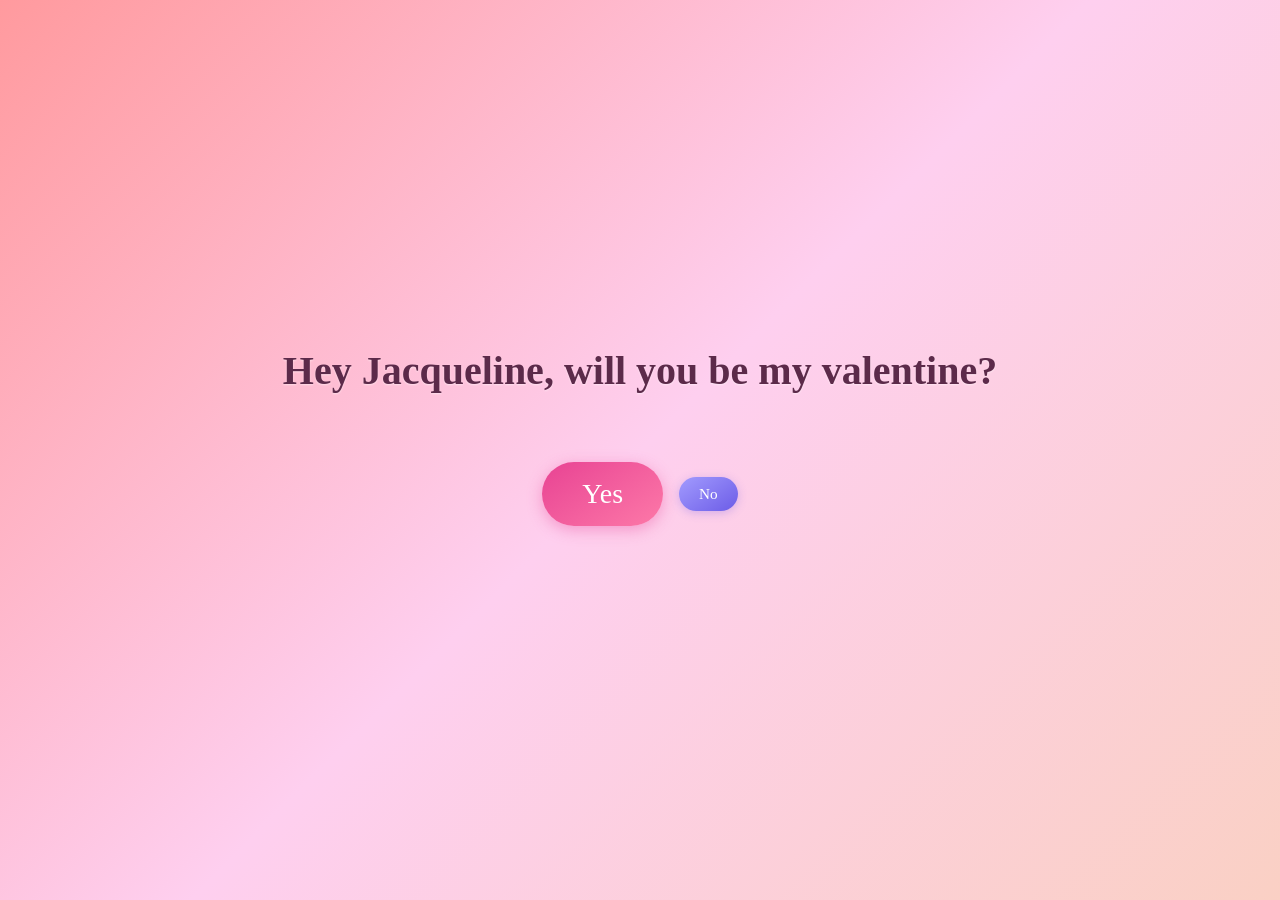
<file: index.html>
<!DOCTYPE html>
<html lang="en">
<head>
  <meta charset="UTF-8">
  <meta name="viewport" content="width=device-width, initial-scale=1.0">
  <title>Will you be my Valentine?</title>
  <link rel="stylesheet" href="styles.css">
</head>
<body>
  <div class="container">
    <div id="initialContent">
      <h1 class="question">Hey Jacqueline, will you be my valentine?</h1>
      <div class="buttons">
        <button type="button" class="btn btn-yes" id="yesBtn">Yes</button>
        <button type="button" class="btn btn-no" id="noBtn">No</button>
      </div>
    </div>
    <div id="successMessage" class="success-content hidden">
      <img src="balloon-photo.png" alt="Celebration" class="success-photo" />
      <p class="success-message">Nice! See you at Bombay Brasserie</p>
    </div>
  </div>
  <script src="script.js"></script>
</body>
</html>
</file>
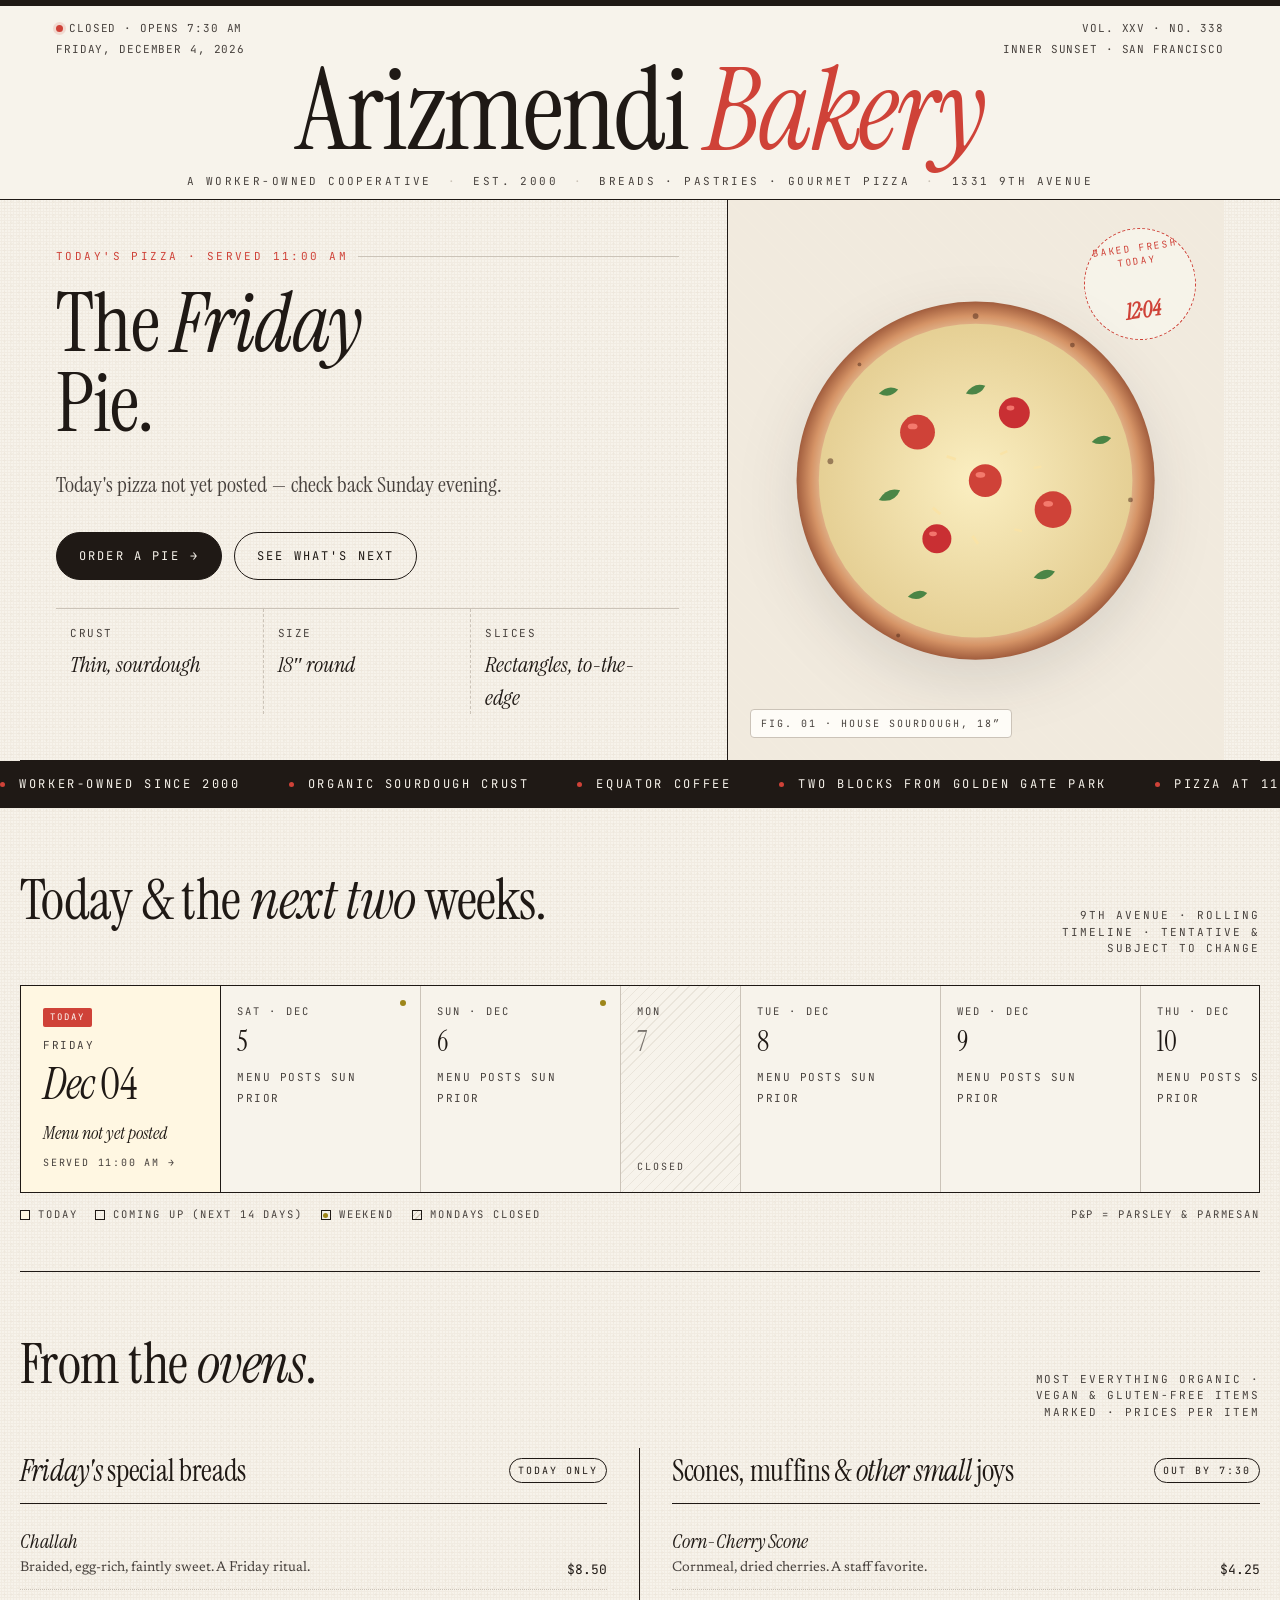
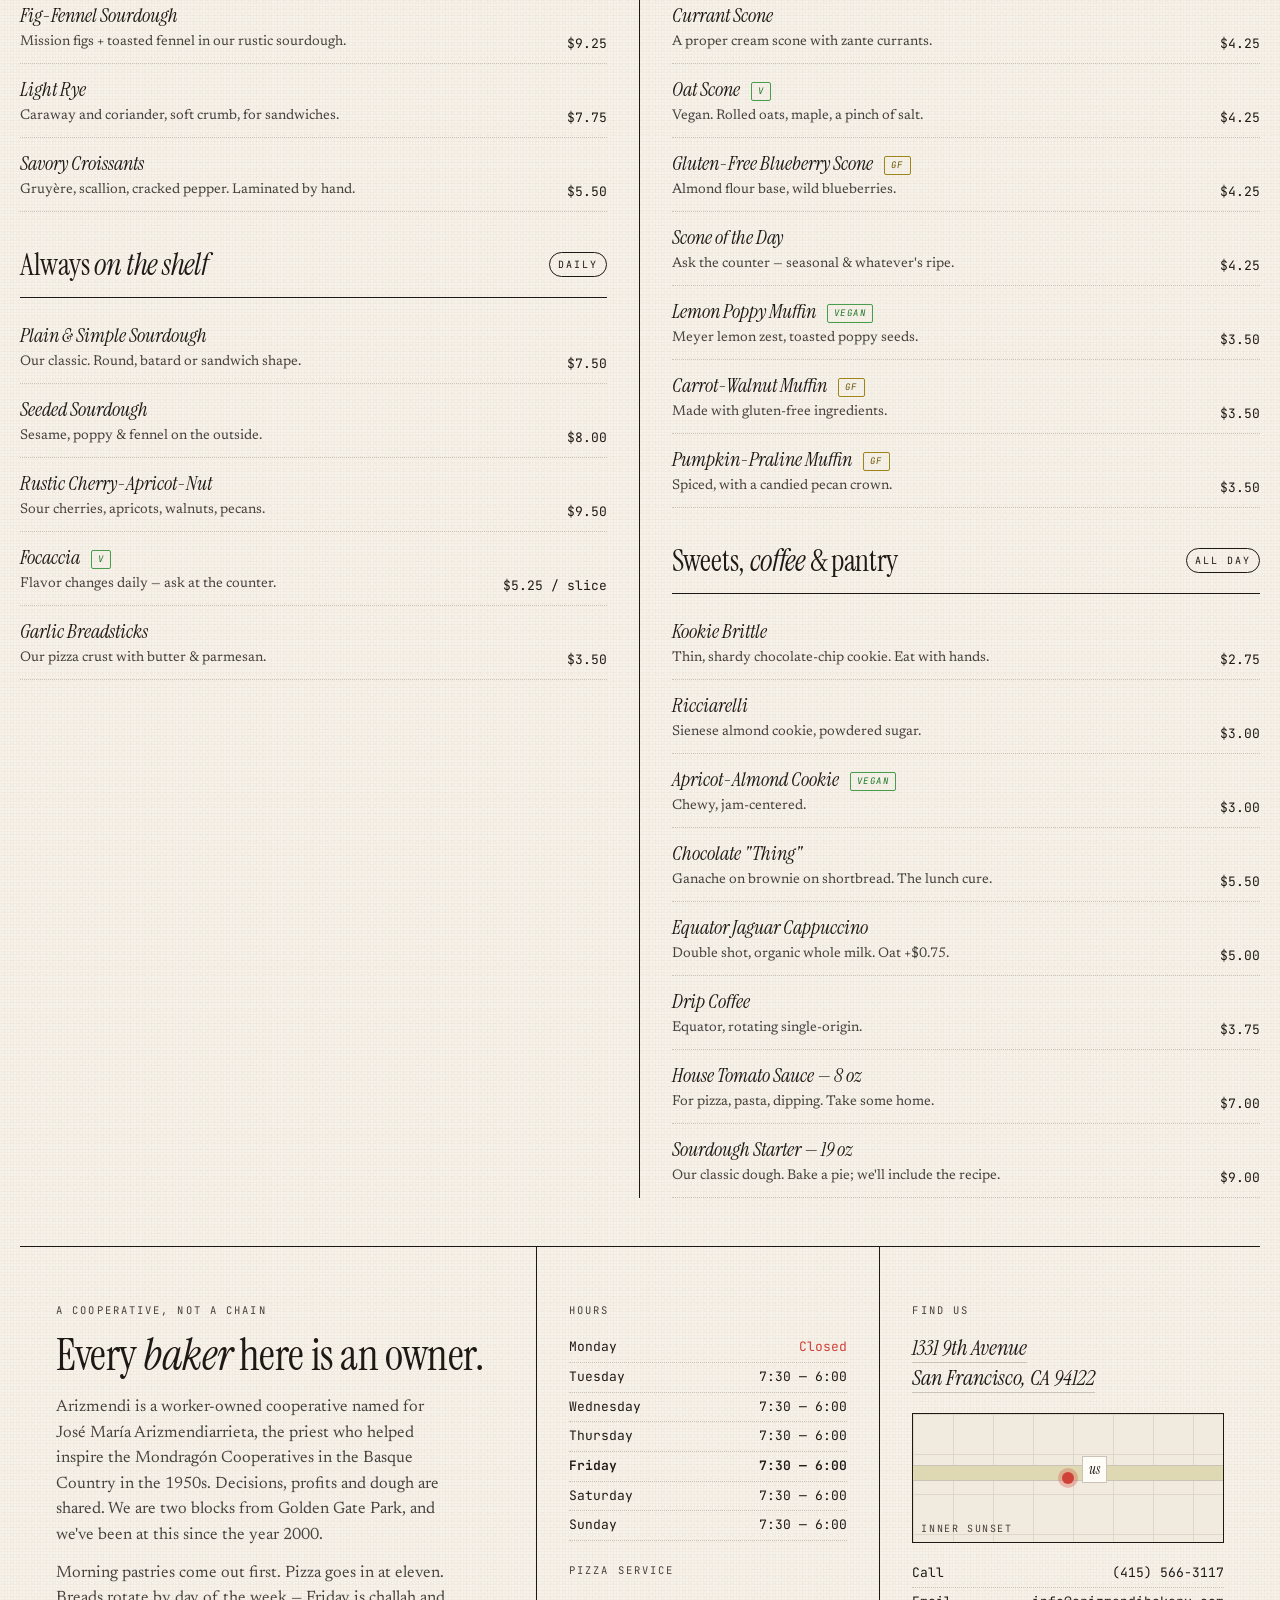
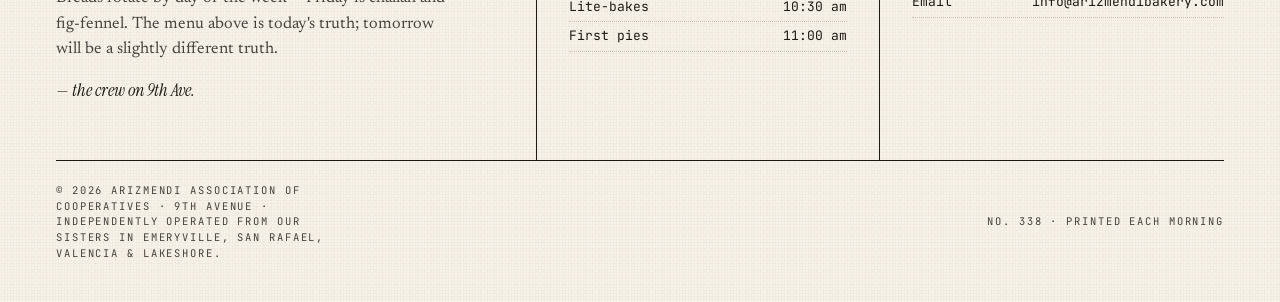
<file: arizmendi-pizza/index.html>
<!doctype html>
<html lang="en">
<head>
<meta charset="utf-8" />
<meta name="viewport" content="width=device-width, initial-scale=1" />
<title>Arizmendi — 9th Avenue · Daily Pizza</title>
<link rel="preconnect" href="https://fonts.googleapis.com">
<link rel="preconnect" href="https://fonts.gstatic.com" crossorigin>
<link href="https://fonts.googleapis.com/css2?family=Instrument+Serif:ital@0;1&family=Newsreader:ital,opsz,wght@0,6..72,400;0,6..72,500;0,6..72,600;1,6..72,400&family=JetBrains+Mono:wght@400;500;600&display=swap" rel="stylesheet">
<style>
  :root{
    --paper: oklch(0.965 0.012 85);
    --paper-2: oklch(0.94 0.018 82);
    --ink: oklch(0.22 0.012 60);
    --ink-soft: oklch(0.38 0.01 60);
    --rule: oklch(0.82 0.018 75);
    --tomato: oklch(0.58 0.18 28);
    --olive: oklch(0.62 0.12 95);
    --flour: oklch(0.99 0.006 85);
    --serif: "Instrument Serif", "Hoefler Text", Georgia, serif;
    --body: "Newsreader", Georgia, serif;
    --mono: "JetBrains Mono", ui-monospace, monospace;
  }
  *{box-sizing:border-box}
  html,body{margin:0;padding:0}
  body{
    font-family:var(--body);
    background:var(--paper);
    color:var(--ink);
    font-size:17px;
    line-height:1.5;
    -webkit-font-smoothing:antialiased;
    text-rendering:optimizeLegibility;
    background-image:
      radial-gradient(oklch(0.9 0.02 80 / .35) 1px, transparent 1.4px),
      radial-gradient(oklch(0.88 0.02 80 / .22) 1px, transparent 1.2px);
    background-size: 3px 3px, 7px 7px;
    background-position: 0 0, 1px 2px;
  }
  a{color:inherit}

  .wrap{max-width:1240px;margin:0 auto;padding:0 36px}

  /* ——— Masthead ——— */
  .mast{
    border-top:6px solid var(--ink);
    border-bottom:1px solid var(--ink);
    padding:14px 0 10px;
    margin-top:0;
    background:var(--paper);
  }
  .mast-row{
    display:grid; grid-template-columns: 1fr auto 1fr; align-items:end;
    gap:24px;
  }
  .mast-left, .mast-right{
    font-family:var(--mono); font-size:11px; letter-spacing:.08em; text-transform:uppercase;
    color:var(--ink-soft);
    display:flex; flex-direction:column; gap:4px;
  }
  .mast-right{align-items:flex-end; text-align:right}
  .mast h1{
    font-family:var(--serif);
    font-weight:400;
    font-size: clamp(54px, 9vw, 132px);
    line-height:.92;
    letter-spacing:-0.02em;
    margin:0;
    text-align:center;
  }
  .mast h1 em{font-style:italic; color:var(--tomato)}
  .mast-sub{
    font-family:var(--mono); font-size:11px; letter-spacing:.22em; text-transform:uppercase;
    text-align:center; margin-top:10px; color:var(--ink-soft);
    display:flex; justify-content:center; gap:16px; flex-wrap:wrap;
  }
  .mast-sub span::before{content:"·"; margin-right:16px; color:var(--rule)}
  .mast-sub span:first-child::before{content:""; margin:0}

  .status-dot{
    display:inline-block; width:7px; height:7px; border-radius:50%;
    background:var(--tomato); margin-right:6px; vertical-align:middle;
    box-shadow:0 0 0 3px oklch(0.58 0.18 28 / .15);
    animation: pulse 2.2s ease-in-out infinite;
  }
  @keyframes pulse{ 0%,100%{opacity:1} 50%{opacity:.4} }
  .open-dot{background:oklch(0.62 0.14 145); box-shadow:0 0 0 3px oklch(0.62 0.14 145 / .15)}

  /* ——— Today hero ——— */
  .today{
    display:grid;
    grid-template-columns: 1.15fr .85fr;
    gap:0;
    border-bottom:1px solid var(--ink);
  }
  .today-left{
    padding:48px 48px 44px 0;
    border-right:1px solid var(--ink);
    padding-right:48px;
  }
  .eyebrow{
    font-family:var(--mono); font-size:11px; letter-spacing:.22em; text-transform:uppercase;
    color:var(--tomato); display:flex; align-items:center; gap:10px; margin-bottom:18px;
  }
  .eyebrow::after{content:""; flex:1; height:1px; background:var(--rule)}
  .today h2{
    font-family:var(--serif); font-weight:400;
    font-size: clamp(48px, 6.4vw, 92px);
    line-height:.98; letter-spacing:-0.015em;
    margin:0 0 18px;
  }
  .today h2 em{font-style:italic}
  .toppings{
    font-family:var(--serif); font-style:italic;
    font-size: clamp(22px, 2.4vw, 30px);
    line-height:1.35; color:var(--ink-soft);
    margin:0 0 30px; max-width:42ch;
  }
  .toppings .dot{display:inline-block; width:4px; height:4px; border-radius:50%; background:var(--tomato); vertical-align:middle; margin:0 10px 4px}

  .order-row{
    display:flex; gap:12px; flex-wrap:wrap; margin-bottom:28px;
  }
  .btn{
    display:inline-flex; align-items:center; gap:10px;
    font-family:var(--mono); font-size:12px; letter-spacing:.18em; text-transform:uppercase;
    padding:14px 22px; border-radius:999px;
    background:var(--ink); color:var(--paper); border:1px solid var(--ink);
    cursor:pointer; text-decoration:none; transition:transform .15s ease;
  }
  .btn:hover{transform:translateY(-1px)}
  .btn.ghost{background:transparent; color:var(--ink)}
  .btn .arrow{transition:transform .2s}
  .btn:hover .arrow{transform:translateX(3px)}

  .facts{
    display:grid; grid-template-columns:repeat(3, 1fr);
    border-top:1px solid var(--rule);
    font-family:var(--mono); font-size:11px; letter-spacing:.14em; text-transform:uppercase;
  }
  .facts div{padding:16px 14px 0; border-right:1px dashed var(--rule); color:var(--ink-soft)}
  .facts div:last-child{border-right:none}
  .facts b{display:block; font-family:var(--serif); font-style:italic; font-weight:400;
    text-transform:none; letter-spacing:0; font-size:22px; color:var(--ink); margin-top:6px}

  /* Pizza illustration */
  .today-right{
    position:relative;
    background:
      repeating-linear-gradient(45deg, transparent 0 10px, oklch(0.94 0.018 82 / .7) 10px 11px),
      var(--paper-2);
    display:grid; place-items:center;
    min-height:560px;
    overflow:hidden;
  }
  .pie{
    position:relative; width:78%; aspect-ratio:1/1;
    filter: drop-shadow(0 20px 30px oklch(0.22 0.012 60 / .12));
  }
  .pie svg{width:100%; height:100%; display:block}
  .pie-tag{
    position:absolute; bottom:22px; left:22px;
    font-family:var(--mono); font-size:10px; letter-spacing:.2em; text-transform:uppercase;
    color:var(--ink-soft);
    border:1px solid var(--rule); padding:6px 10px; border-radius:4px;
    background:var(--flour);
  }
  .stamp{
    position:absolute; top:28px; right:28px;
    width:112px; height:112px; border-radius:50%;
    border:1.5px dashed var(--tomato); color:var(--tomato);
    display:grid; place-items:center;
    font-family:var(--mono); font-size:9.5px; letter-spacing:.18em; text-transform:uppercase;
    text-align:center; line-height:1.35;
    transform: rotate(-8deg);
    background: oklch(0.98 0.01 85 / .6);
  }
  .stamp b{display:block; font-family:var(--serif); font-style:italic; font-size:22px; letter-spacing:0; text-transform:none; color:var(--tomato); margin-top:3px}

  /* ——— Co-op strip ——— */
  .strip{
    border-bottom:1px solid var(--ink);
    background:var(--ink);
    color:var(--paper);
    overflow:hidden;
    white-space:nowrap;
  }
  .strip-track{
    display:inline-flex; gap:48px;
    padding:14px 0;
    font-family:var(--mono); font-size:12px; letter-spacing:.22em; text-transform:uppercase;
    animation: marquee 48s linear infinite;
  }
  .strip-track span{display:inline-flex; align-items:center; gap:14px}
  .strip-track .dot{width:5px; height:5px; background:var(--tomato); border-radius:50%}
  @keyframes marquee{ from{transform:translateX(0)} to{transform:translateX(-50%)} }

  /* ——— Section heads ——— */
  .sec{padding:64px 0 48px; border-bottom:1px solid var(--ink)}
  .sec-head{
    display:flex; justify-content:space-between; align-items:baseline;
    margin-bottom:28px; gap:24px; flex-wrap:wrap;
  }
  .sec-head h3{
    font-family:var(--serif); font-weight:400;
    font-size: clamp(36px, 4.4vw, 64px);
    line-height:1;
    margin:0; letter-spacing:-0.01em;
  }
  .sec-head h3 em{font-style:italic}
  .sec-head p{
    font-family:var(--mono); font-size:11px; letter-spacing:.18em; text-transform:uppercase;
    color:var(--ink-soft); margin:0; max-width:36ch; text-align:right;
  }

  /* ——— Calendar: rolling 14-day timeline ——— */
  .cal{
    display:grid;
    grid-template-columns: 200px 1fr;
    border:1px solid var(--ink);
    background:var(--paper);
  }
  .cal-today{
    border-right:1px solid var(--ink);
    padding:22px 22px 22px;
    background: oklch(0.98 0.03 85);
    display:flex; flex-direction:column; gap:10px;
    position:relative;
  }
  .cal-today .tag{
    font-family:var(--mono); font-size:9px; letter-spacing:.22em; text-transform:uppercase;
    background:var(--tomato); color:var(--flour);
    padding:3px 7px; border-radius:2px; align-self:flex-start;
  }
  .cal-today .date{
    font-family:var(--mono); font-size:11px; letter-spacing:.14em; color:var(--ink-soft);
    text-transform:uppercase;
  }
  .cal-today .dateBig{
    font-family:var(--serif); font-size:44px; line-height:.95; letter-spacing:-0.02em;
  }
  .cal-today .dateBig em{font-style:italic}
  .cal-today .pizza{
    font-family:var(--serif); font-style:italic; font-size:18px; line-height:1.3;
    color:var(--ink); margin-top:6px;
  }
  .cal-upcoming{
    display:flex; overflow-x:auto; scroll-snap-type:x mandatory;
    scrollbar-width: thin;
  }
  .cal-upcoming::-webkit-scrollbar{height:6px}
  .cal-upcoming::-webkit-scrollbar-thumb{background:var(--rule); border-radius:3px}
  .cal-upcoming .cell{
    flex:0 0 200px;
    border-right:1px solid var(--rule);
    padding:18px 16px 18px;
    display:flex; flex-direction:column; gap:8px;
    scroll-snap-align:start;
    min-height:170px;
    position:relative;
  }
  .cal-upcoming .cell:last-child{border-right:none}
  .cal-upcoming .cell.closed{
    background: repeating-linear-gradient(135deg, transparent 0 6px, oklch(0.88 0.018 82 / .5) 6px 7px);
    flex:0 0 120px;
  }
  .cal-upcoming .cell .dayname{
    font-family:var(--mono); font-size:10.5px; letter-spacing:.2em; text-transform:uppercase;
    color:var(--ink-soft);
  }
  .cal-upcoming .cell .daynum{
    font-family:var(--serif); font-size:28px; line-height:1; letter-spacing:-0.01em;
  }
  .cal-upcoming .cell .daynum em{font-style:italic; color:var(--tomato)}
  .cal-upcoming .cell .pizza{
    font-family:var(--serif); font-style:italic; font-size:15.5px; line-height:1.35;
    color:var(--ink); margin-top:2px;
  }
  .cal-upcoming .cell.closed .pizza,
  .cal-upcoming .cell.closed .daynum{color:var(--ink-soft); opacity:.7}
  .cal-upcoming .cell.closed .closed-label{
    font-family:var(--mono); font-size:10px; letter-spacing:.2em; text-transform:uppercase;
    color:var(--ink-soft); margin-top:auto;
  }
  .cal-upcoming .cell.weekend::before{
    content:""; position:absolute; top:14px; right:14px;
    width:6px; height:6px; border-radius:50%; background:var(--olive);
  }

  .cal-foot{
    display:flex; justify-content:space-between; align-items:center;
    font-family:var(--mono); font-size:10.5px; letter-spacing:.18em; text-transform:uppercase;
    color:var(--ink-soft); margin-top:14px; gap:16px; flex-wrap:wrap;
  }
  .cal-foot .legend{display:flex; gap:18px; flex-wrap:wrap}
  .cal-foot .legend span{display:inline-flex; align-items:center; gap:8px}
  .sw{width:10px; height:10px; border:1px solid var(--ink); display:inline-block}
  .sw.sw-today{background:oklch(0.98 0.03 85)}
  .sw.sw-closed{background: repeating-linear-gradient(135deg, transparent 0 3px, oklch(0.85 0.02 80) 3px 4px)}
  .sw.sw-weekend{background:transparent; position:relative}
  .sw.sw-weekend::after{content:""; position:absolute; inset:0; margin:auto; width:5px; height:5px; border-radius:50%; background:var(--olive)}

  /* ——— Two-col: breads + pastries ——— */
  .two{
    display:grid; grid-template-columns: 1fr 1fr;
    gap:0;
  }
  .two > div{padding:0 32px}
  .two > div:first-child{padding-left:0; border-right:1px solid var(--ink)}
  .two > div:last-child{padding-right:0; padding-left:32px}

  .list-head{
    display:flex; justify-content:space-between; align-items:baseline;
    gap:16px;
    padding-bottom:10px; border-bottom:1px solid var(--ink); margin-bottom:12px;
  }
  .list-head h4{
    font-family:var(--serif); font-weight:400; font-size:30px; margin:0; letter-spacing:-0.01em;
    flex:1; min-width:0;
  }
  .list-head .pill{flex-shrink:0; align-self:center}
  .list-head h4 em{font-style:italic}
  .list-head .pill{
    font-family:var(--mono); font-size:10px; letter-spacing:.2em; text-transform:uppercase;
    border:1px solid var(--ink); padding:4px 8px; border-radius:999px;
  }
  .menu-list{list-style:none; padding:0; margin:0}
  .menu-list li{
    display:grid; grid-template-columns: 1fr auto;
    align-items:end; gap:10px;
    padding:10px 0; border-bottom:1px dotted var(--rule);
  }
  .menu-list .name{font-family:var(--serif); font-size:20px; font-style:italic}
  .menu-list .note{display:block; font-family:var(--body); font-style:normal; font-size:14px; color:var(--ink-soft); letter-spacing:0; margin-top:2px}
  .menu-list .price{font-family:var(--mono); font-size:13px; color:var(--ink); white-space:nowrap}
  .menu-list .tag{
    display:inline-block; font-family:var(--mono); font-size:9px; letter-spacing:.16em; text-transform:uppercase;
    padding:2px 6px; border:1px solid var(--rule); border-radius:2px;
    margin-left:8px; color:var(--ink-soft);
    vertical-align:middle;
  }
  .menu-list .tag.v{border-color:oklch(0.62 0.14 145); color:oklch(0.5 0.14 145)}
  .menu-list .tag.gf{border-color:var(--olive); color:oklch(0.45 0.12 95)}

  /* ——— Story + hours footer ——— */
  .foot{
    display:grid; grid-template-columns: 1.4fr 1fr 1fr;
    gap:0;
    border-bottom:1px solid var(--ink);
  }
  .foot > div{padding:56px 32px; border-right:1px solid var(--ink)}
  .foot > div:last-child{border-right:none}
  .foot > div:first-child{padding-left:0}
  .foot > div:last-child{padding-right:0}

  .foot h3{
    font-family:var(--serif); font-weight:400; font-size:44px; line-height:1;
    margin:0 0 18px; letter-spacing:-0.01em;
  }
  .foot h3 em{font-style:italic}
  .foot p{font-size:16.5px; line-height:1.55; color:var(--ink-soft); margin:0 0 12px; max-width:44ch}
  .foot .sig{font-family:var(--serif); font-style:italic; font-size:18px; color:var(--ink); margin-top:14px}
  .foot .label{
    font-family:var(--mono); font-size:10.5px; letter-spacing:.2em; text-transform:uppercase;
    color:var(--ink-soft); margin-bottom:14px;
  }
  .hours{font-family:var(--mono); font-size:13px; line-height:1.9}
  .hours .row{display:flex; justify-content:space-between; gap:10px; border-bottom:1px dotted var(--rule); padding:2px 0; white-space:nowrap}
  .hours .row span:last-child{flex-shrink:0}
  .hours .row.closed span:last-child{color:var(--tomato)}
  .hours .row.today{color:var(--ink); font-weight:600}
  .addr{font-family:var(--serif); font-size:22px; font-style:italic; line-height:1.35}
  .addr a{text-decoration:none; border-bottom:1px solid var(--rule)}

  .tiny-map{
    margin-top:20px; height:130px; border:1px solid var(--ink);
    background:
      linear-gradient(to right, oklch(0.88 0.02 80) 1px, transparent 1px) 0 0/ 40px 40px,
      linear-gradient(to bottom, oklch(0.88 0.02 80) 1px, transparent 1px) 0 0/ 40px 40px,
      var(--paper-2);
    position:relative; overflow:hidden;
  }
  .tiny-map::before{
    content:""; position:absolute; left:0; top:40%; right:0; height:14px;
    background:oklch(0.88 0.05 100); border-top:1px solid var(--rule); border-bottom:1px solid var(--rule);
  }
  .tiny-map::after{
    content:""; position:absolute; left:50%; top:50%;
    width:12px; height:12px; background:var(--tomato); border-radius:50%;
    transform:translate(-50%,-50%);
    box-shadow: 0 0 0 4px oklch(0.58 0.18 28 / .3);
  }
  .map-label{position:absolute; left:8px; bottom:6px; font-family:var(--mono); font-size:10px; letter-spacing:.16em; text-transform:uppercase; color:var(--ink-soft)}
  .map-pin-label{
    position:absolute; left:50%; top:50%; transform:translate(14px, -22px);
    font-family:var(--serif); font-style:italic; font-size:14px;
    background:var(--flour); padding:2px 6px; border:1px solid var(--rule);
  }

  /* ——— Bottom bar ——— */
  .colophon{
    padding:22px 0 40px;
    display:flex; justify-content:space-between; align-items:center; gap:24px; flex-wrap:wrap;
    font-family:var(--mono); font-size:10.5px; letter-spacing:.18em; text-transform:uppercase;
    color:var(--ink-soft);
  }
  .colophon .cred{max-width:50ch}

  @media (max-width: 1080px){
    .foot{grid-template-columns: 1fr 1fr; }
    .foot > div:nth-child(3){grid-column: 1 / -1; border-right:none; border-top:1px solid var(--ink); padding-top:40px}
    .foot > div:nth-child(2){border-right:none}
  }
  @media (max-width: 900px){
    .today{grid-template-columns:1fr}
    .today-left{padding:32px 0; border-right:none; border-bottom:1px solid var(--ink)}
    .two{grid-template-columns:1fr}
    .two > div:first-child{border-right:none; border-bottom:1px solid var(--ink); padding:0 0 24px}
    .two > div:last-child{padding:24px 0 0}
    .foot{grid-template-columns:1fr}
    .foot > div{padding:32px 0; border-right:none; border-bottom:1px solid var(--rule)}
    .cal{grid-template-columns: 1fr}
    .cal-today{border-right:none; border-bottom:1px solid var(--ink)}
    .wrap{padding:0 22px}
  }
</style>
</head>
<body>

<!-- =================== MASTHEAD =================== -->
<header class="mast">
  <div class="wrap">
    <div class="mast-row">
      <div class="mast-left">
        <div><span class="status-dot" id="status-dot"></span><span id="open-status">—</span></div>
        <div id="today-date"></div>
      </div>
      <div></div>
      <div class="mast-right">
        <div>Vol. XXV · No. <span id="doy">—</span></div>
        <div>Inner Sunset · San Francisco</div>
      </div>
    </div>
    <h1>Arizmendi <em>Bakery</em></h1>
    <div class="mast-sub">
      <span>A Worker-Owned Cooperative</span>
      <span>Est. 2000</span>
      <span>Breads · Pastries · Gourmet Pizza</span>
      <span>1331 9th Avenue</span>
    </div>
  </div>
</header>

<!-- =================== TODAY HERO =================== -->
<section class="wrap today">
  <div class="today-left">
    <div class="eyebrow">Today's Pizza · Served 11:00 am</div>
    <h2 id="hero-title">The <em></em><br/>Pie.</h2>
    <p class="toppings" id="today-toppings"></p>
    <div class="order-row">
      <a class="btn" href="https://store.arizmendibakery.com/menu" target="_blank" rel="noopener">Order a pie <span class="arrow">→</span></a>
      <a class="btn ghost" href="#calendar">See what's next</a>
    </div>
    <div class="facts">
      <div>Crust<b>Thin, sourdough</b></div>
      <div>Size<b>18″ round</b></div>
      <div>Slices<b>Rectangles, to-the-edge</b></div>
    </div>
  </div>
  <div class="today-right">
    <div class="stamp">
      Baked fresh<br/>today
      <b id="stamp-date"></b>
    </div>
    <div class="pie" aria-hidden="true">
      <svg viewBox="0 0 400 400">
        <defs>
          <radialGradient id="crust" cx="50%" cy="50%" r="50%">
            <stop offset="82%" stop-color="oklch(0.86 0.06 75)"/>
            <stop offset="92%" stop-color="oklch(0.72 0.1 55)"/>
            <stop offset="100%" stop-color="oklch(0.55 0.1 45)"/>
          </radialGradient>
          <radialGradient id="cheese" cx="50%" cy="50%" r="50%">
            <stop offset="0%" stop-color="oklch(0.95 0.06 95)"/>
            <stop offset="100%" stop-color="oklch(0.86 0.08 90)"/>
          </radialGradient>
        </defs>
        <circle cx="200" cy="200" r="185" fill="url(#crust)"/>
        <circle cx="200" cy="200" r="162" fill="url(#cheese)"/>
        <g fill="oklch(0.32 0.06 40 / .5)">
          <circle cx="50" cy="180" r="3"/><circle cx="360" cy="220" r="2.5"/>
          <circle cx="200" cy="30" r="3"/><circle cx="120" cy="360" r="2"/>
          <circle cx="300" cy="60" r="2.5"/><circle cx="80" cy="80" r="2"/>
        </g>
        <!-- cherry tomatoes -->
        <g>
          <g transform="translate(140,150)"><circle r="18" fill="oklch(0.58 0.18 28)"/><ellipse cx="-5" cy="-6" rx="5" ry="3" fill="oklch(0.78 0.14 28)" opacity=".7"/></g>
          <g transform="translate(240,130)"><circle r="16" fill="oklch(0.55 0.19 25)"/><ellipse cx="-4" cy="-5" rx="4" ry="2.5" fill="oklch(0.78 0.14 28)" opacity=".7"/></g>
          <g transform="translate(280,230)"><circle r="19" fill="oklch(0.58 0.18 28)"/><ellipse cx="-5" cy="-6" rx="5" ry="3" fill="oklch(0.78 0.14 28)" opacity=".7"/></g>
          <g transform="translate(160,260)"><circle r="15" fill="oklch(0.55 0.19 25)"/><ellipse cx="-4" cy="-5" rx="4" ry="2.5" fill="oklch(0.78 0.14 28)" opacity=".7"/></g>
          <g transform="translate(210,200)"><circle r="17" fill="oklch(0.58 0.18 28)"/><ellipse cx="-5" cy="-6" rx="5" ry="3" fill="oklch(0.78 0.14 28)" opacity=".7"/></g>
        </g>
        <!-- mixed greens -->
        <g fill="oklch(0.52 0.12 145)" opacity=".88">
          <path d="M100,220 q8,-14 22,-10 q-6,14 -22,10z"/>
          <path d="M260,300 q10,-12 22,-6 q-8,12 -22,6z"/>
          <path d="M190,110 q8,-12 20,-8 q-6,12 -20,8z"/>
          <path d="M130,320 q10,-10 20,-4 q-8,10 -20,4z"/>
          <path d="M320,160 q10,-10 20,-4 q-8,10 -20,4z"/>
          <path d="M100,110 q10,-10 20,-4 q-8,10 -20,4z"/>
        </g>
        <!-- parmesan flakes -->
        <g fill="oklch(0.92 0.08 90)">
          <rect x="170" y="175" width="10" height="3" transform="rotate(18 175 176)"/>
          <rect x="225" y="170" width="8" height="2.5" transform="rotate(-24 229 171)"/>
          <rect x="155" y="230" width="10" height="3" transform="rotate(40 160 231)"/>
          <rect x="260" y="185" width="8" height="2.5" transform="rotate(-10 264 186)"/>
          <rect x="195" y="260" width="10" height="3" transform="rotate(55 200 261)"/>
          <rect x="240" y="250" width="8" height="2.5" transform="rotate(12 244 251)"/>
        </g>
      </svg>
    </div>
    <div class="pie-tag">Fig. 01 · House sourdough, 18″</div>
  </div>
</section>

<!-- =================== CO-OP STRIP =================== -->
<section class="strip" aria-hidden="true">
  <div class="strip-track">
    <span><span class="dot"></span>Worker-Owned Since 2000</span>
    <span><span class="dot"></span>Organic Sourdough Crust</span>
    <span><span class="dot"></span>Equator Coffee</span>
    <span><span class="dot"></span>Two Blocks from Golden Gate Park</span>
    <span><span class="dot"></span>Pizza at 11 · Lite-Bakes at 10:30</span>
    <span><span class="dot"></span>Mondragón Inspired</span>
    <span><span class="dot"></span>Worker-Owned Since 2000</span>
    <span><span class="dot"></span>Organic Sourdough Crust</span>
    <span><span class="dot"></span>Equator Coffee</span>
    <span><span class="dot"></span>Two Blocks from Golden Gate Park</span>
    <span><span class="dot"></span>Pizza at 11 · Lite-Bakes at 10:30</span>
    <span><span class="dot"></span>Mondragón Inspired</span>
  </div>
</section>

<!-- =================== CALENDAR =================== -->
<section class="wrap sec" id="calendar">
  <div class="sec-head">
    <h3>Today &amp; the <em>next two</em> weeks.</h3>
    <p>9th Avenue · rolling timeline · tentative &amp; subject to change</p>
  </div>
  <div class="cal" id="cal">
    <div class="cal-today" id="cal-today"></div>
    <div class="cal-upcoming" id="cal-upcoming"></div>
  </div>
  <div class="cal-foot">
    <div class="legend">
      <span><i class="sw sw-today"></i>Today</span>
      <span><i class="sw"></i>Coming up (next 14 days)</span>
      <span><i class="sw sw-weekend"></i>Weekend</span>
      <span><i class="sw sw-closed"></i>Mondays closed</span>
    </div>
    <div>p&amp;p = parsley &amp; parmesan</div>
  </div>
</section>

<!-- =================== BREADS + PASTRIES =================== -->
<section class="wrap sec">
  <div class="sec-head">
    <h3>From the <em>ovens</em>.</h3>
    <p>Most everything organic · vegan &amp; gluten-free items marked · prices per item</p>
  </div>

  <div class="two">
    <div>
      <div class="list-head">
        <h4 id="special-breads-head"><em>Special</em> breads today</h4>
        <span class="pill">Today only</span>
      </div>
      <ul class="menu-list" id="special-breads-list">
        <!-- populated by JS -->
      </ul>

      <div class="list-head" style="margin-top:30px">
        <h4>Always <em>on the shelf</em></h4>
        <span class="pill">Daily</span>
      </div>
      <ul class="menu-list">
        <li><span class="name">Plain &amp; Simple Sourdough<span class="note">Our classic. Round, batard or sandwich shape.</span></span><span class="price">$7.50</span></li>
        <li><span class="name">Seeded Sourdough<span class="note">Sesame, poppy &amp; fennel on the outside.</span></span><span class="price">$8.00</span></li>
        <li><span class="name">Rustic Cherry-Apricot-Nut<span class="note">Sour cherries, apricots, walnuts, pecans.</span></span><span class="price">$9.50</span></li>
        <li><span class="name">Focaccia <span class="tag v">V</span><span class="note">Flavor changes daily — ask at the counter.</span></span><span class="price">$5.25 / slice</span></li>
        <li><span class="name">Garlic Breadsticks<span class="note">Our pizza crust with butter &amp; parmesan.</span></span><span class="price">$3.50</span></li>
      </ul>
    </div>

    <div>
      <div class="list-head">
        <h4>Scones, muffins &amp; <em>other small</em> joys</h4>
        <span class="pill">Out by 7:30</span>
      </div>
      <ul class="menu-list">
        <li><span class="name">Corn-Cherry Scone<span class="note">Cornmeal, dried cherries. A staff favorite.</span></span><span class="price">$4.25</span></li>
        <li><span class="name">Currant Scone<span class="note">A proper cream scone with zante currants.</span></span><span class="price">$4.25</span></li>
        <li><span class="name">Oat Scone <span class="tag v">V</span><span class="note">Vegan. Rolled oats, maple, a pinch of salt.</span></span><span class="price">$4.25</span></li>
        <li><span class="name">Gluten-Free Blueberry Scone <span class="tag gf">GF</span><span class="note">Almond flour base, wild blueberries.</span></span><span class="price">$4.25</span></li>
        <li><span class="name">Scone of the Day<span class="note">Ask the counter — seasonal &amp; whatever's ripe.</span></span><span class="price">$4.25</span></li>
        <li><span class="name">Lemon Poppy Muffin <span class="tag v">Vegan</span><span class="note">Meyer lemon zest, toasted poppy seeds.</span></span><span class="price">$3.50</span></li>
        <li><span class="name">Carrot-Walnut Muffin <span class="tag gf">GF</span><span class="note">Made with gluten-free ingredients.</span></span><span class="price">$3.50</span></li>
        <li><span class="name">Pumpkin-Praline Muffin <span class="tag gf">GF</span><span class="note">Spiced, with a candied pecan crown.</span></span><span class="price">$3.50</span></li>
      </ul>

      <div class="list-head" style="margin-top:30px">
        <h4>Sweets, <em>coffee</em> &amp; pantry</h4>
        <span class="pill">All day</span>
      </div>
      <ul class="menu-list">
        <li><span class="name">Kookie Brittle<span class="note">Thin, shardy chocolate-chip cookie. Eat with hands.</span></span><span class="price">$2.75</span></li>
        <li><span class="name">Ricciarelli<span class="note">Sienese almond cookie, powdered sugar.</span></span><span class="price">$3.00</span></li>
        <li><span class="name">Apricot-Almond Cookie <span class="tag v">Vegan</span><span class="note">Chewy, jam-centered.</span></span><span class="price">$3.00</span></li>
        <li><span class="name">Chocolate "Thing"<span class="note">Ganache on brownie on shortbread. The lunch cure.</span></span><span class="price">$5.50</span></li>
        <li><span class="name">Equator Jaguar Cappuccino<span class="note">Double shot, organic whole milk. Oat +$0.75.</span></span><span class="price">$5.00</span></li>
        <li><span class="name">Drip Coffee<span class="note">Equator, rotating single-origin.</span></span><span class="price">$3.75</span></li>
        <li><span class="name">House Tomato Sauce — 8 oz<span class="note">For pizza, pasta, dipping. Take some home.</span></span><span class="price">$7.00</span></li>
        <li><span class="name">Sourdough Starter — 19 oz<span class="note">Our classic dough. Bake a pie; we'll include the recipe.</span></span><span class="price">$9.00</span></li>
      </ul>
    </div>
  </div>
</section>

<!-- =================== STORY + HOURS + MAP =================== -->
<section class="wrap">
  <div class="foot">
    <div>
      <div class="label">A cooperative, not a chain</div>
      <h3>Every <em>baker</em> here is an owner.</h3>
      <p>Arizmendi is a worker-owned cooperative named for José María Arizmendiarrieta, the priest who helped inspire the Mondragón Cooperatives in the Basque Country in the 1950s. Decisions, profits and dough are shared. We are two blocks from Golden Gate Park, and we've been at this since the year 2000.</p>
      <p>Morning pastries come out first. Pizza goes in at eleven. Breads rotate by day of the week — Friday is challah and fig-fennel. The menu above is today's truth; tomorrow will be a slightly different truth.</p>
      <div class="sig">— the crew on 9th Ave.</div>
    </div>

    <div>
      <div class="label">Hours</div>
      <div class="hours" id="hours">
        <div class="row closed" data-dow="1"><span>Monday</span><span>Closed</span></div>
        <div class="row" data-dow="2"><span>Tuesday</span><span>7:30 — 6:00</span></div>
        <div class="row" data-dow="3"><span>Wednesday</span><span>7:30 — 6:00</span></div>
        <div class="row" data-dow="4"><span>Thursday</span><span>7:30 — 6:00</span></div>
        <div class="row" data-dow="5"><span>Friday</span><span>7:30 — 6:00</span></div>
        <div class="row" data-dow="6"><span>Saturday</span><span>7:30 — 6:00</span></div>
        <div class="row" data-dow="0"><span>Sunday</span><span>7:30 — 6:00</span></div>
      </div>
      <div style="margin-top:22px" class="label">Pizza service</div>
      <div class="hours">
        <div class="row"><span>Lite-bakes</span><span>10:30 am</span></div>
        <div class="row"><span>First pies</span><span>11:00 am</span></div>
      </div>
    </div>

    <div>
      <div class="label">Find us</div>
      <div class="addr">
        <a href="https://maps.google.com/?q=1331+9th+Avenue+San+Francisco" target="_blank" rel="noopener">1331 9th Avenue<br/>San Francisco, CA 94122</a>
      </div>
      <div class="tiny-map" aria-hidden="true">
        <div class="map-label">Inner Sunset</div>
        <div class="map-pin-label">us</div>
      </div>
      <div class="hours" style="margin-top:16px">
        <div class="row"><span>Call</span><span>(415) 566-3117</span></div>
        <div class="row" style="white-space:normal"><span>Email</span><span style="text-align:right">info@arizmendibakery.com</span></div>
      </div>
    </div>
  </div>

  <div class="colophon">
    <div class="cred">© <span id="copy-year"></span> Arizmendi Association of Cooperatives · 9th Avenue · Independently operated from our sisters in Emeryville, San Rafael, Valencia &amp; Lakeshore.</div>
    <div>No. <span id="doy2">—</span> · Printed each morning</div>
  </div>
</section>

<script>
/* ——— Pizza calendar data: April 2026 (from arizmendibakery.com/pizza) ——— */
const PIZZAS_APR_2026 = {
  1:  "roasted yellow potatoes, spinach, sharp cheddar, rosemary oil, parmesan",
  2:  "caramelized onions, shiitake mushrooms, gruyère, garlic oil, p&p",
  3:  "spinach, kalamata olives, feta, lemon olive oil, p&p",
  4:  "mushrooms, scallions, white cheddar, thyme oil, p&p",
  5:  "house-made tomato sauce, spinach, fontina, garlic oil, p&p",
  7:  "roasted yellow potatoes, spinach, sharp cheddar, garlic oil, parmesan",
  8:  "mushrooms, fresh herbs, feta, lemon-garlic oil, p&p",
  9:  "fresh asparagus, red onion, goat cheese, lemon vinaigrette",
  10: "shiitake, button & portabella mushrooms, sesame-ginger-garlic vinaigrette",
  11: "'Quattro Fromaggio' — asiago, feta, parmesan & romano, thyme oil, parsley",
  12: "mixed cherry tomatoes, spinach, basil pesto",
  14: "red onions, spinach, feta, balsamic vinaigrette",
  15: "broccoli, white cheddar, lemon vinaigrette",
  16: "marinated artichoke hearts, spinach, fontina, garlic oil, parmesan",
  17: "cherry tomatoes, mixed greens, manchego, thyme oil, parmesan",
  18: "mushrooms, red onions, gruyère, garlic oil, p&p",
  19: "house-made tomato sauce with basil pesto",
  21: "caramelized onions, spinach, gruyère, garlic oil, parmesan",
  22: "cherry tomatoes, roasted garlic, fontina, rosemary oil, p&p",
  23: "mushrooms, red onions, goat cheese, garlic oil",
  24: "house-made tomato sauce, asiago, feta, rosemary oil, p&p",
  25: "cherry tomatoes, spinach, manchego, garlic oil, parmesan",
  26: "shiitake, portabella & button mushrooms, sesame-ginger-garlic vinaigrette",
  28: "asparagus, goat cheese, lemon vinaigrette, fresh basil, parmesan",
  29: "cherry tomatoes, poblano peppers, feta, lime-garlic oil, p&p",
  30: "roasted yellow potatoes, spinach, gruyère, garlic oil, parmesan",
};

/* Special breads by day of week (0=Sun … 6=Sat) */
const SPECIAL_BREADS = {
  2: [ // Tuesday
    {name:"Country Levain", note:"Wheat and rye, open crumb, classic shape.", price:"$8.50"},
    {name:"Walnut Sourdough", note:"Toasted walnuts in a rustic loaf.", price:"$9.00"},
    {name:"Plain Croissants", note:"Laminated by hand, shatteringly crisp.", price:"$4.50"},
  ],
  3: [ // Wednesday
    {name:"Polenta-Herb Bread", note:"Coarse polenta, rosemary, thyme.", price:"$8.50"},
    {name:"Olive Sourdough", note:"Picholine and castelvetrano olives.", price:"$9.25"},
    {name:"Chocolate Croissants", note:"Pain au chocolat, dark Valrhona.", price:"$5.00"},
  ],
  4: [ // Thursday
    {name:"Seeded Rye", note:"Caraway, anise, dark rye flour.", price:"$8.50"},
    {name:"Rosemary-Currant Sourdough", note:"Sweet-savory, gorgeous crumb.", price:"$9.00"},
    {name:"Ham & Cheese Croissants", note:"Black Forest ham, Gruyère.", price:"$5.50"},
  ],
  5: [ // Friday
    {name:"Challah", note:"Braided, egg-rich, faintly sweet. A Friday ritual.", price:"$8.50"},
    {name:"Fig-Fennel Sourdough", note:"Mission figs + toasted fennel in our rustic sourdough.", price:"$9.25"},
    {name:"Light Rye", note:"Caraway and coriander, soft crumb, for sandwiches.", price:"$7.75"},
    {name:"Savory Croissants", note:"Gruyère, scallion, cracked pepper. Laminated by hand.", price:"$5.50"},
  ],
  6: [ // Saturday
    {name:"Einkorn Sourdough", note:"Ancient wheat, nutty, dense and delicious.", price:"$9.50"},
    {name:"Sesame Semolina", note:"Semolina flour, toasted sesame crust.", price:"$8.75"},
    {name:"Almond Croissants", note:"Twice-baked with frangipane.", price:"$5.25"},
  ],
  0: [ // Sunday
    {name:"San Francisco Sourdough", note:"The classic. Tangy, chewy, golden crust.", price:"$8.00"},
    {name:"Cranberry-Pecan Sourdough", note:"Tart dried cranberries, toasted pecans.", price:"$9.50"},
    {name:"Morning Buns", note:"Orange zest, cinnamon sugar, flaky.", price:"$4.75"},
  ],
};

/* ——— Date setup ——— */
const DAY_FULL  = ['Sunday','Monday','Tuesday','Wednesday','Thursday','Friday','Saturday'];
const DAY_SHORT = ['Sun','Mon','Tue','Wed','Thu','Fri','Sat'];
const MON_FULL  = ['January','February','March','April','May','June','July','August','September','October','November','December'];
const MON_SHORT = ['Jan','Feb','Mar','Apr','May','Jun','Jul','Aug','Sep','Oct','Nov','Dec'];

const now = new Date();
const dow    = now.getDay();
const dateN  = now.getDate();
const monthN = now.getMonth(); // 0-indexed
const year   = now.getFullYear();

function getPizza(d) {
  if (d.getMonth() === 3 && d.getFullYear() === 2026) {
    return PIZZAS_APR_2026[d.getDate()] || null;
  }
  return null;
}

const todayPizza = getPizza(now);

/* ——— Day of year ——— */
function doy(d) {
  return Math.floor((d - new Date(d.getFullYear(), 0, 0)) / 86400000);
}
const doyVal = doy(now);
document.getElementById('doy').textContent  = doyVal;
document.getElementById('doy2').textContent = doyVal;
document.getElementById('copy-year').textContent = year;

/* ——— Open/closed status ——— */
const h = now.getHours(), m = now.getMinutes();
const mins = h * 60 + m;
const isMondayClosed = dow === 1;
const isOpenNow = !isMondayClosed && mins >= 7*60+30 && mins < 18*60;
const dot = document.getElementById('status-dot');
if (isOpenNow) {
  dot.classList.add('open-dot');
  document.getElementById('open-status').textContent = 'Open · closes 6 pm';
} else if (isMondayClosed) {
  document.getElementById('open-status').textContent = 'Closed today (Monday)';
} else if (mins < 7*60+30) {
  document.getElementById('open-status').textContent = 'Opens 7:30 am';
} else {
  document.getElementById('open-status').textContent = 'Closed · opens 7:30 am';
}

/* ——— Masthead date ——— */
document.getElementById('today-date').textContent =
  `${DAY_FULL[dow]}, ${MON_FULL[monthN]} ${dateN}, ${year}`;

/* ——— Hero section ——— */
document.querySelector('#hero-title em').textContent = DAY_FULL[dow];
const toppingsEl = document.getElementById('today-toppings');
if (isMondayClosed) {
  toppingsEl.innerHTML = '<span style="font-style:normal;color:var(--ink-soft);font-size:clamp(16px,1.8vw,22px)">We\'re closed on Mondays — see you Tuesday.</span>';
  document.querySelector('.stamp').style.display = 'none';
} else if (todayPizza) {
  toppingsEl.innerHTML = todayPizza.replace(/,\s*/g, ' <span class="dot"></span> ');
} else {
  toppingsEl.innerHTML = '<span style="font-style:normal;font-size:clamp(16px,1.8vw,22px)">Today\'s pizza not yet posted — check back Sunday evening.</span>';
}

/* Stamp */
const mm = String(monthN + 1).padStart(2, '0');
const dd = String(dateN).padStart(2, '0');
document.getElementById('stamp-date').textContent = `${mm}·${dd}`;

/* ——— Hours: highlight today ——— */
document.querySelectorAll('#hours .row').forEach(row => {
  if (parseInt(row.dataset.dow) === dow) row.classList.add('today');
});

/* ——— Calendar ——— */
function renderCalendar() {
  const pizza = todayPizza || (isMondayClosed ? '—' : 'Menu not yet posted');
  document.getElementById('cal-today').innerHTML = `
    <span class="tag">Today</span>
    <div class="date">${DAY_FULL[dow]}</div>
    <div class="dateBig"><em>${MON_SHORT[monthN]}</em> ${dd}</div>
    <div class="pizza">${pizza}</div>
    <div style="margin-top:auto;font-family:var(--mono);font-size:10px;letter-spacing:.18em;text-transform:uppercase;color:var(--ink-soft)">Served 11:00 am →</div>
  `;

  let html = '';
  for (let i = 1; i <= 14; i++) {
    const d = new Date(now); d.setDate(now.getDate() + i);
    const fdow = d.getDay();
    const fnum = d.getDate();
    const fmon = MON_SHORT[d.getMonth()];
    const weekendCls = (fdow === 0 || fdow === 6) ? 'weekend' : '';
    if (fdow === 1) {
      html += `<div class="cell closed">
        <div class="dayname">Mon</div>
        <div class="daynum">${fnum}</div>
        <div class="closed-label">Closed</div>
      </div>`;
    } else {
      const fp = getPizza(d);
      const pHtml = fp
        ? fp
        : `<span style="color:var(--ink-soft);font-style:normal;font-family:var(--mono);font-size:11px;letter-spacing:.14em;text-transform:uppercase">Menu posts sun prior</span>`;
      html += `<div class="cell ${weekendCls}">
        <div class="dayname">${DAY_SHORT[fdow]} · ${fmon}</div>
        <div class="daynum">${fnum}</div>
        <div class="pizza">${pHtml}</div>
      </div>`;
    }
  }
  document.getElementById('cal-upcoming').innerHTML = html;
}
renderCalendar();

/* ——— Special breads: populate by day ——— */
const breads = SPECIAL_BREADS[dow];
const breadList = document.getElementById('special-breads-list');
const breadHead = document.getElementById('special-breads-head');
breadHead.innerHTML = `<em>${DAY_FULL[dow]}'s</em> special breads`;
if (breads && breads.length) {
  breadList.innerHTML = breads.map(b =>
    `<li><span class="name">${b.name}<span class="note">${b.note}</span></span><span class="price">${b.price}</span></li>`
  ).join('');
} else {
  breadList.innerHTML = `<li><span class="name" style="color:var(--ink-soft)">Back tomorrow<span class="note">Special breads vary by day — check back Tuesday through Sunday.</span></span><span class="price"></span></li>`;
}
</script>
</body>
</html>
</file>
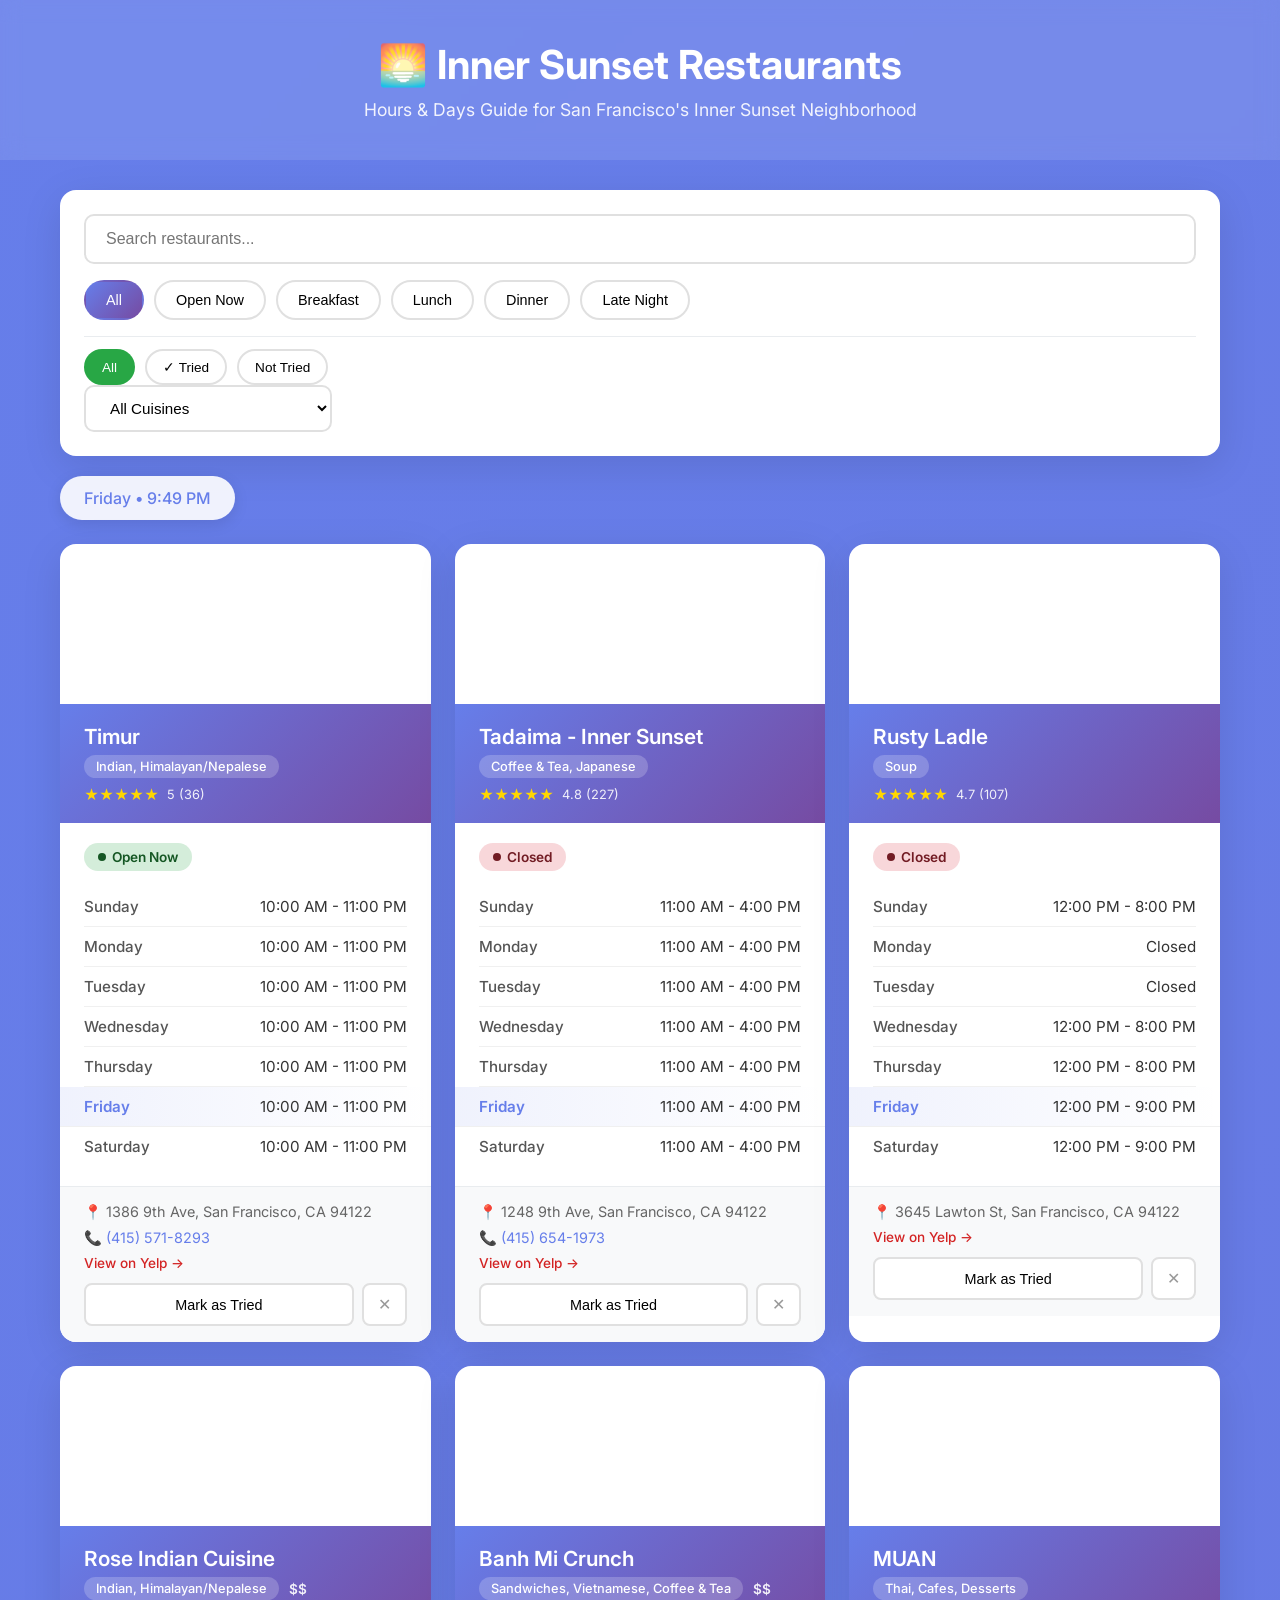
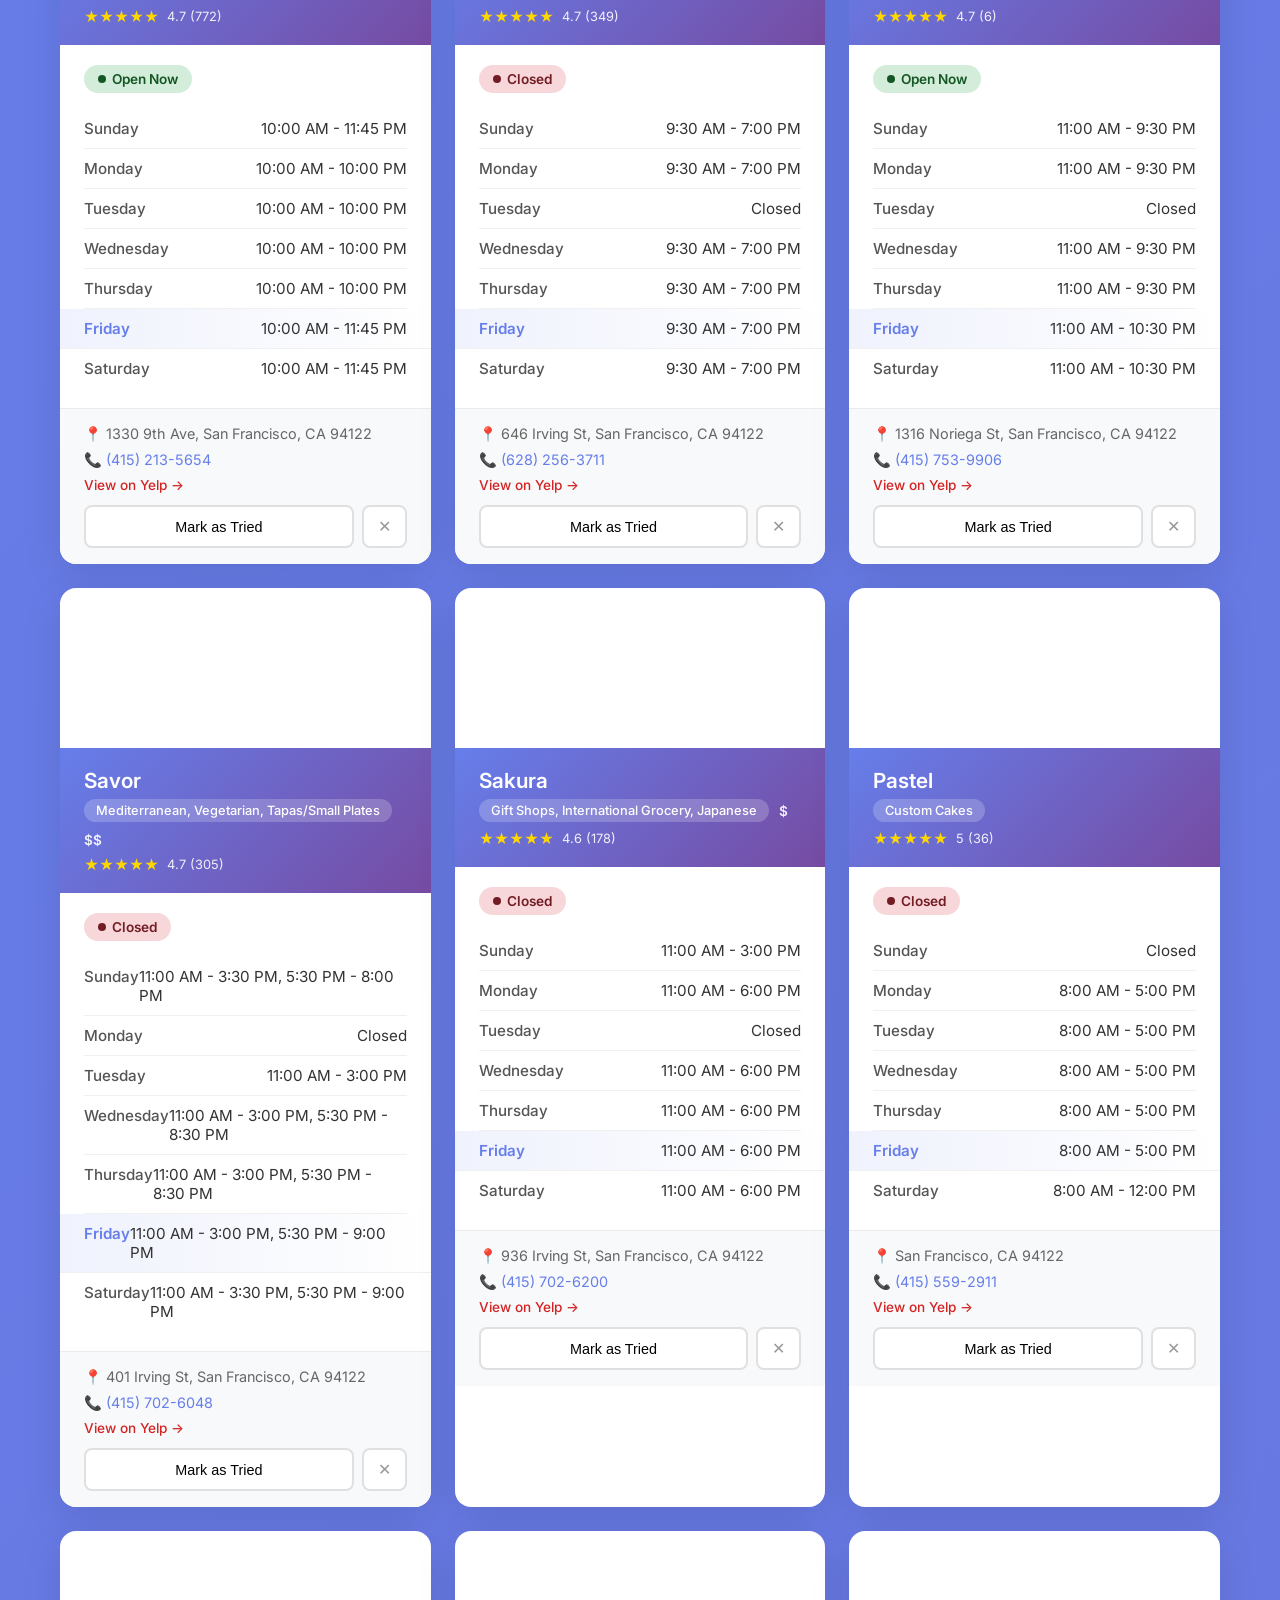
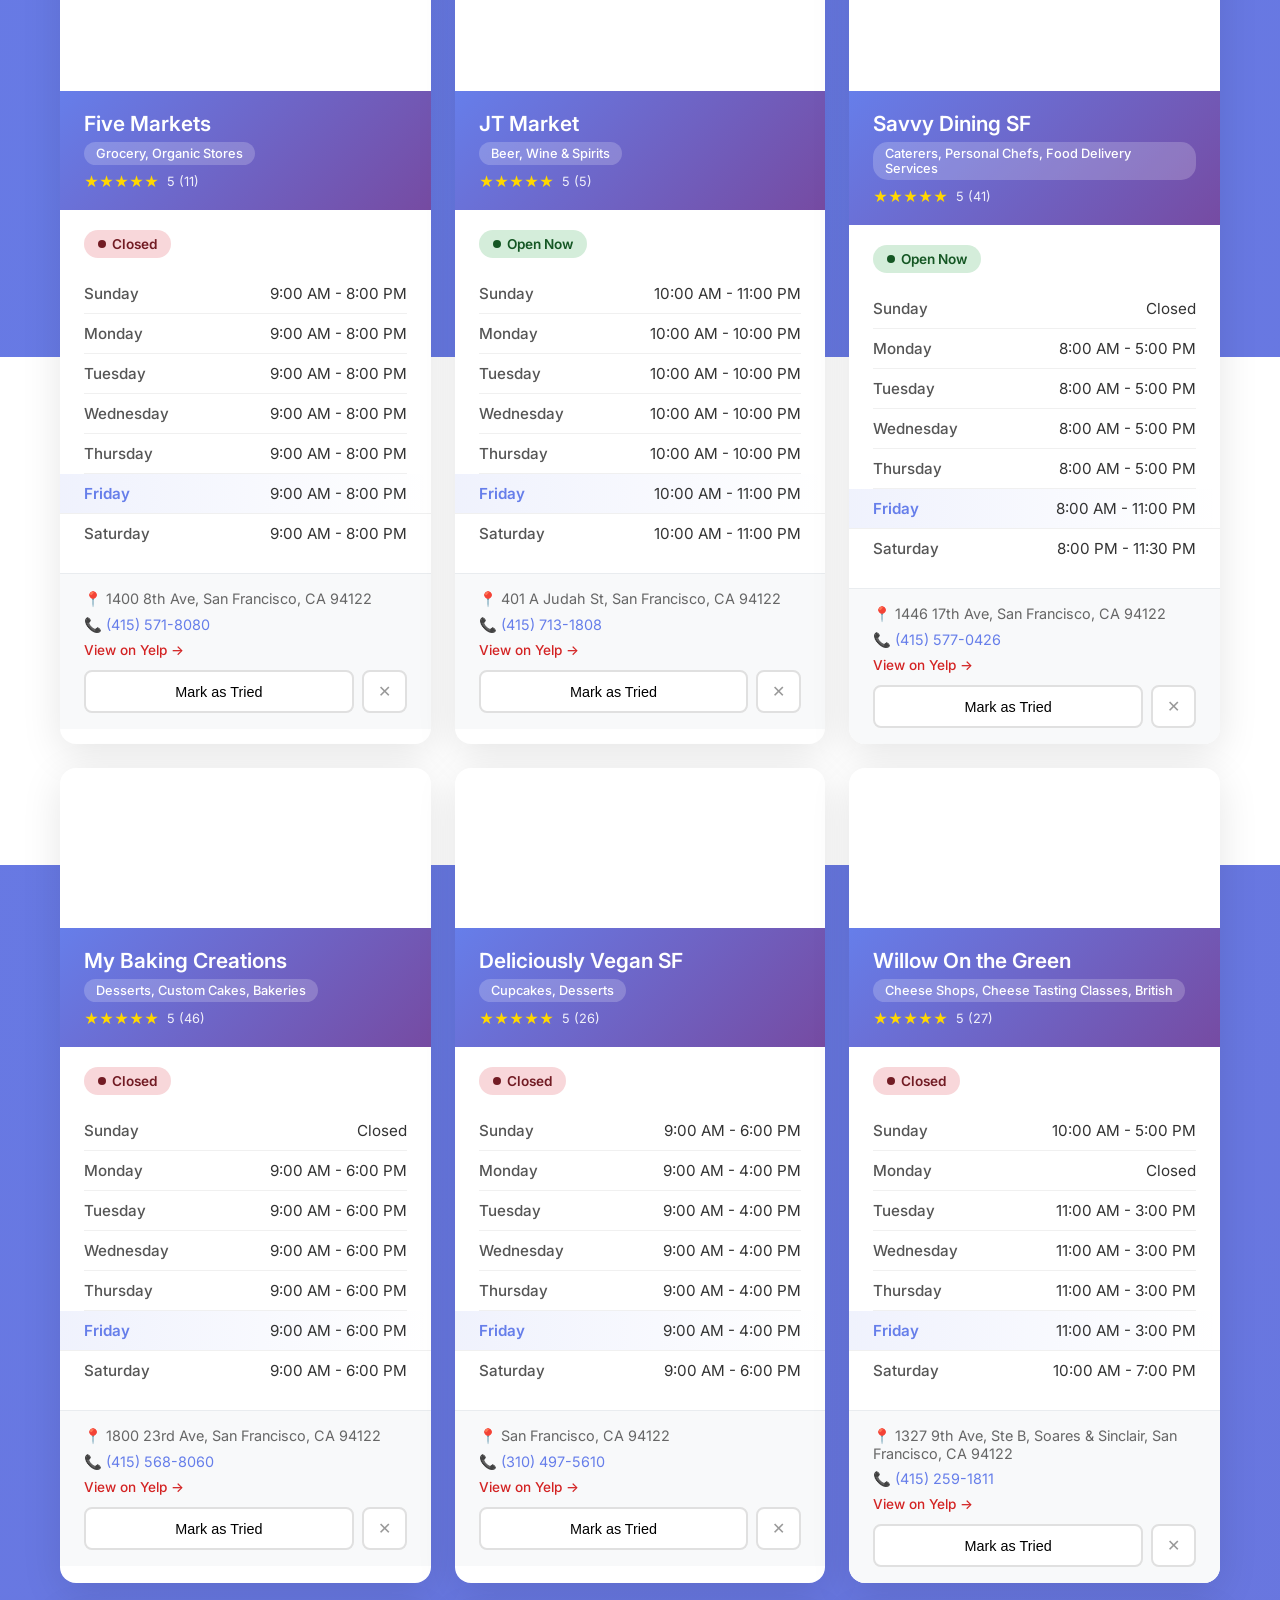
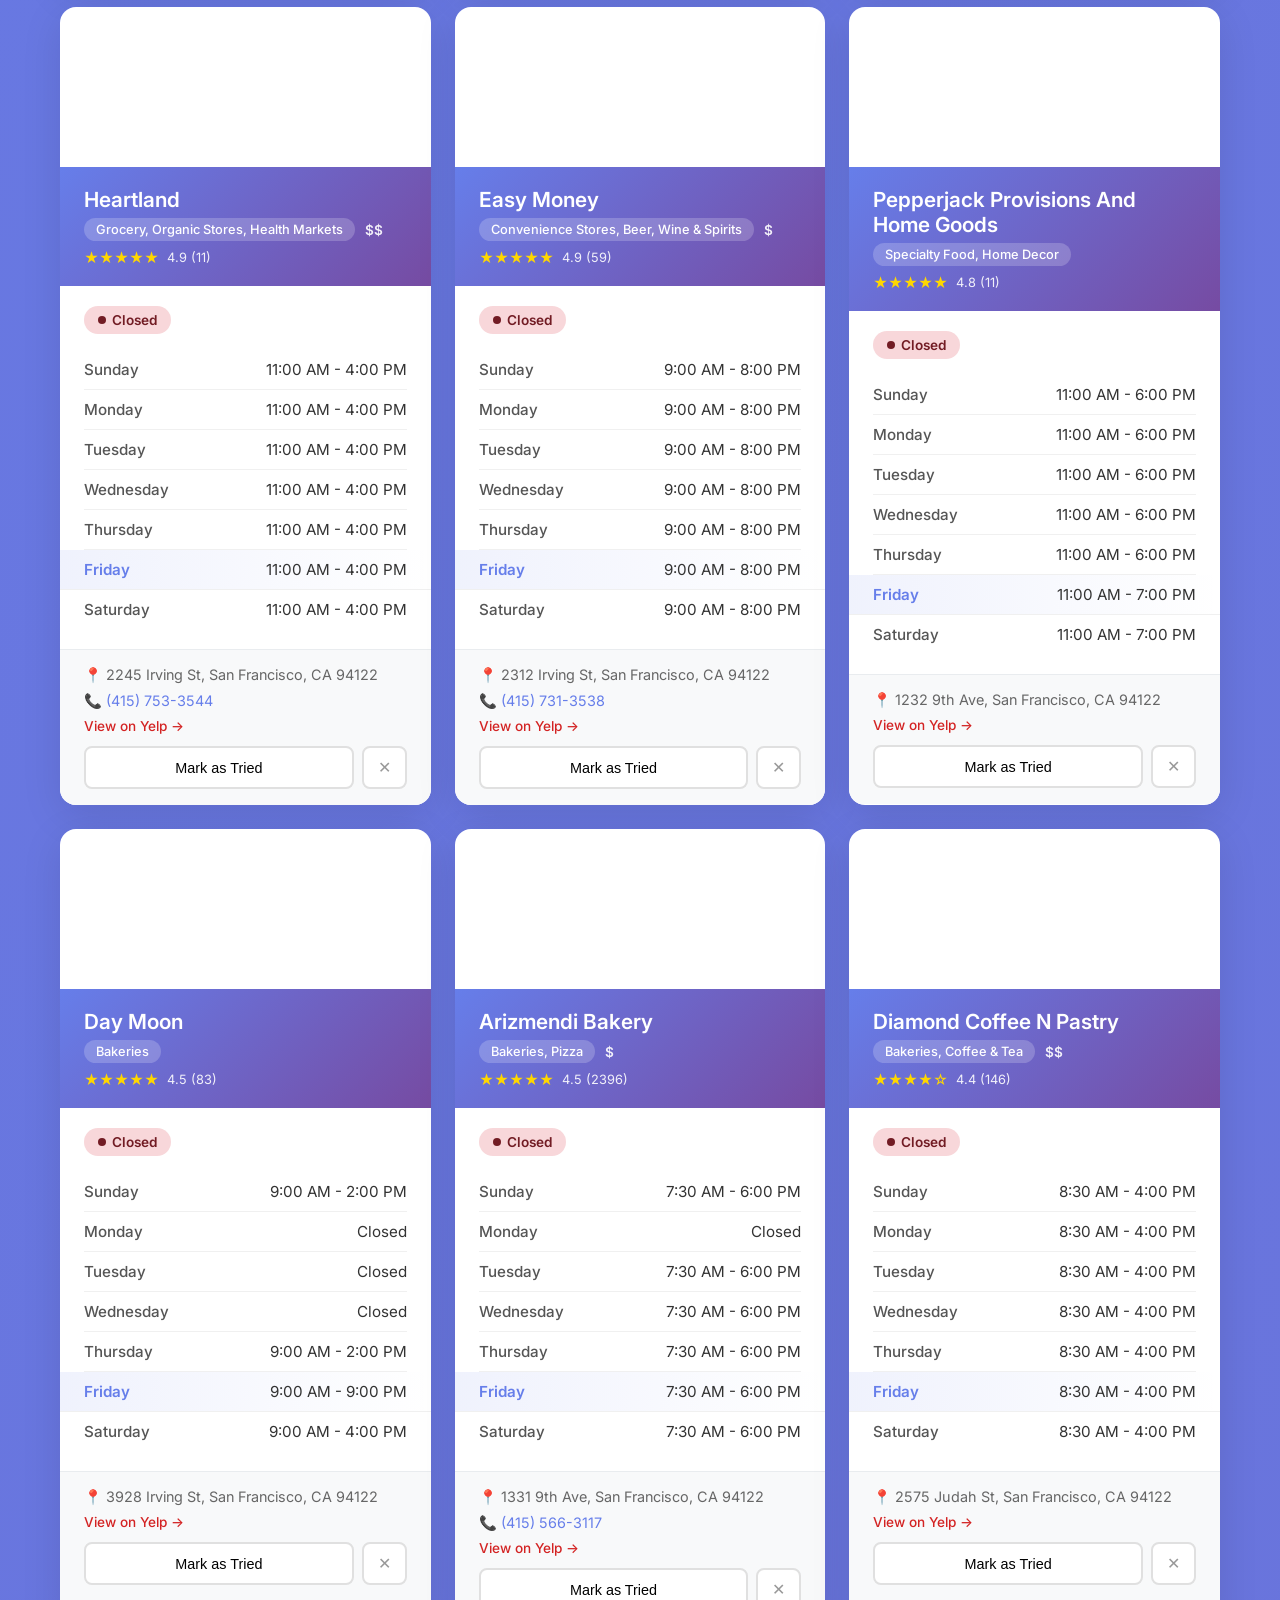
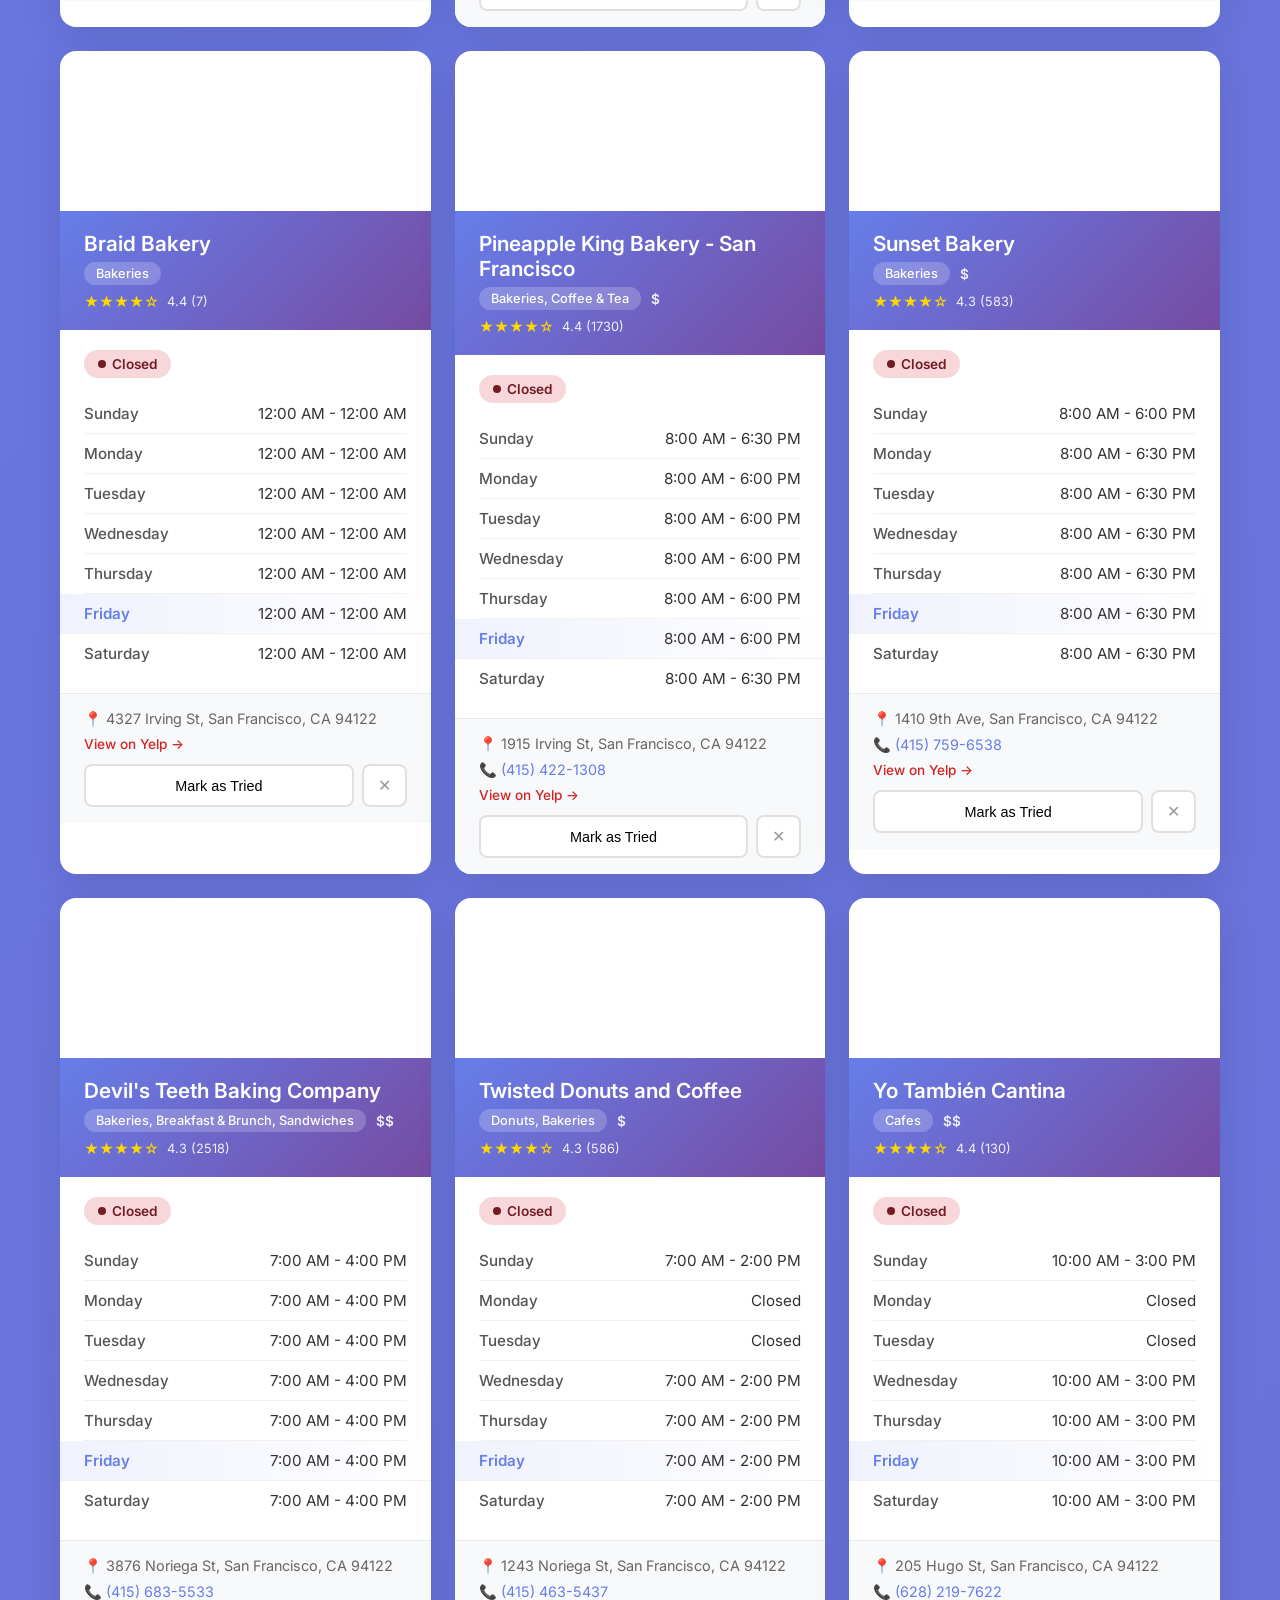
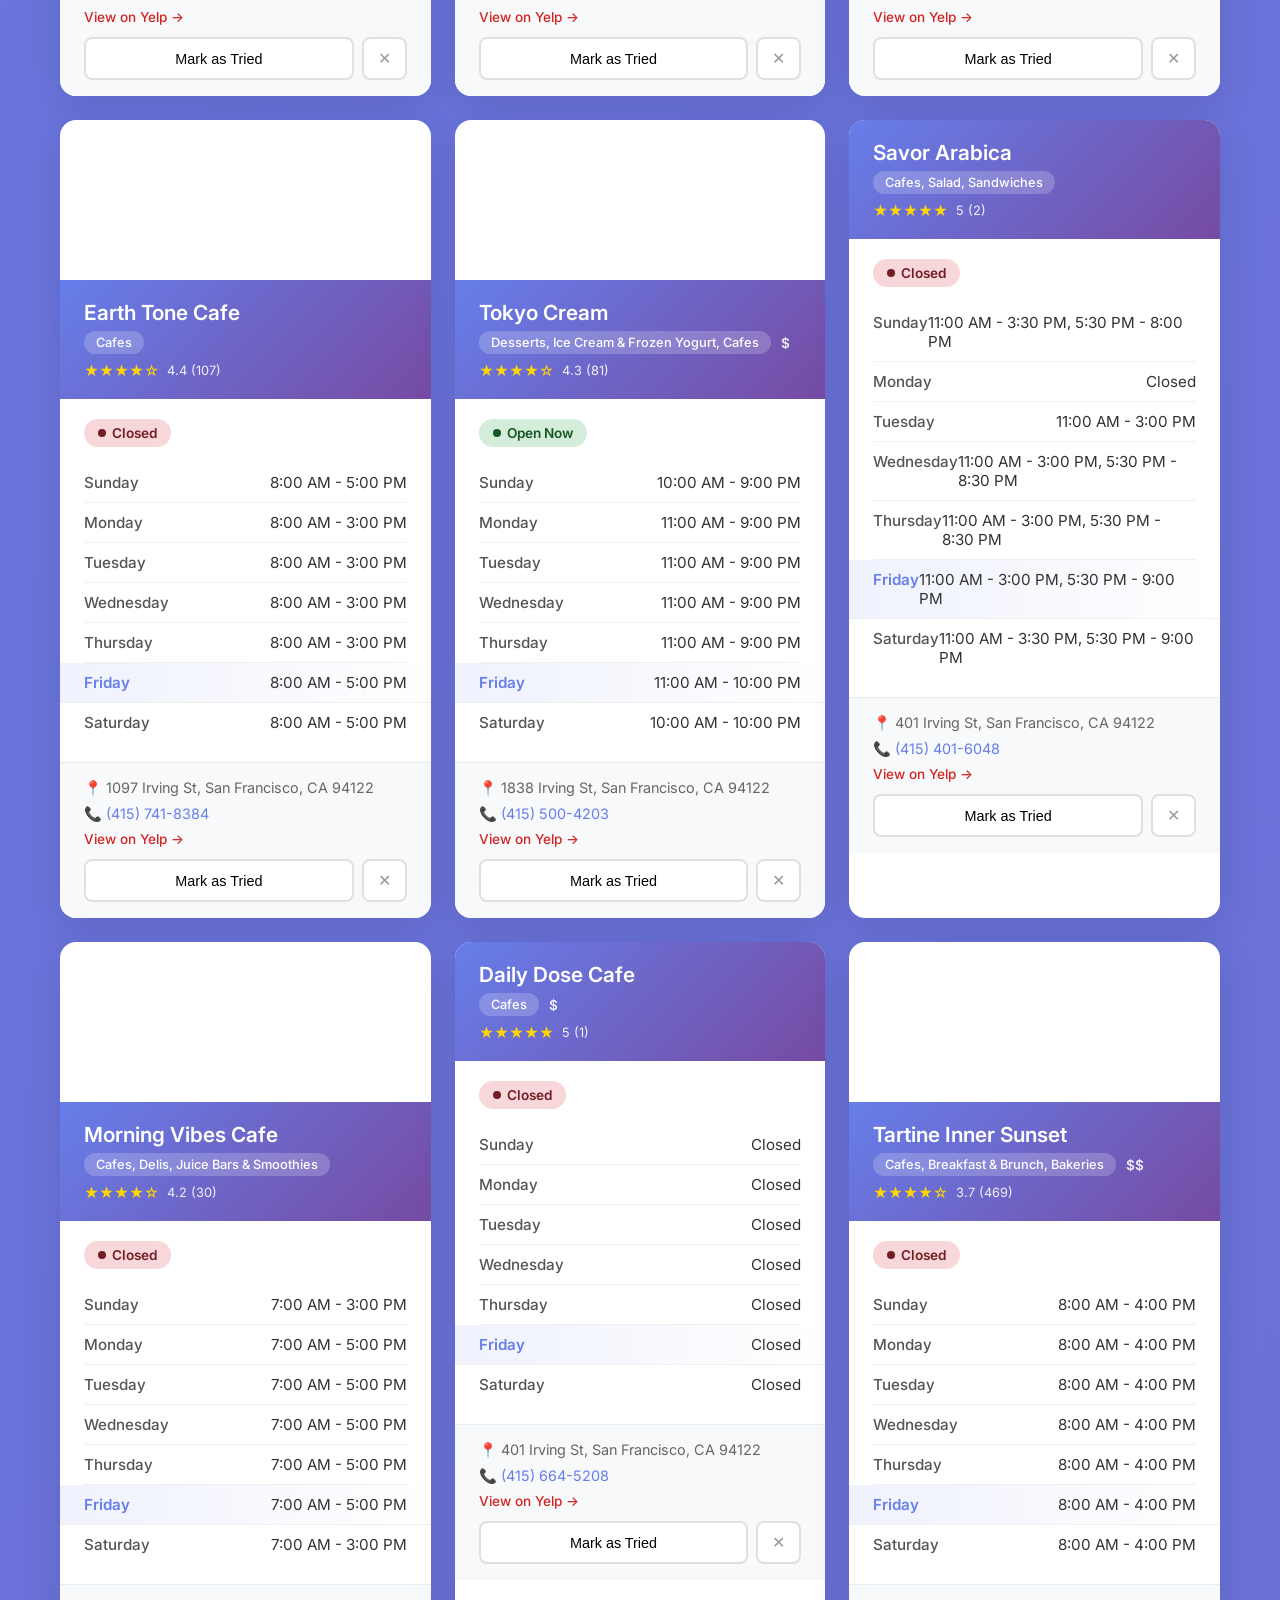
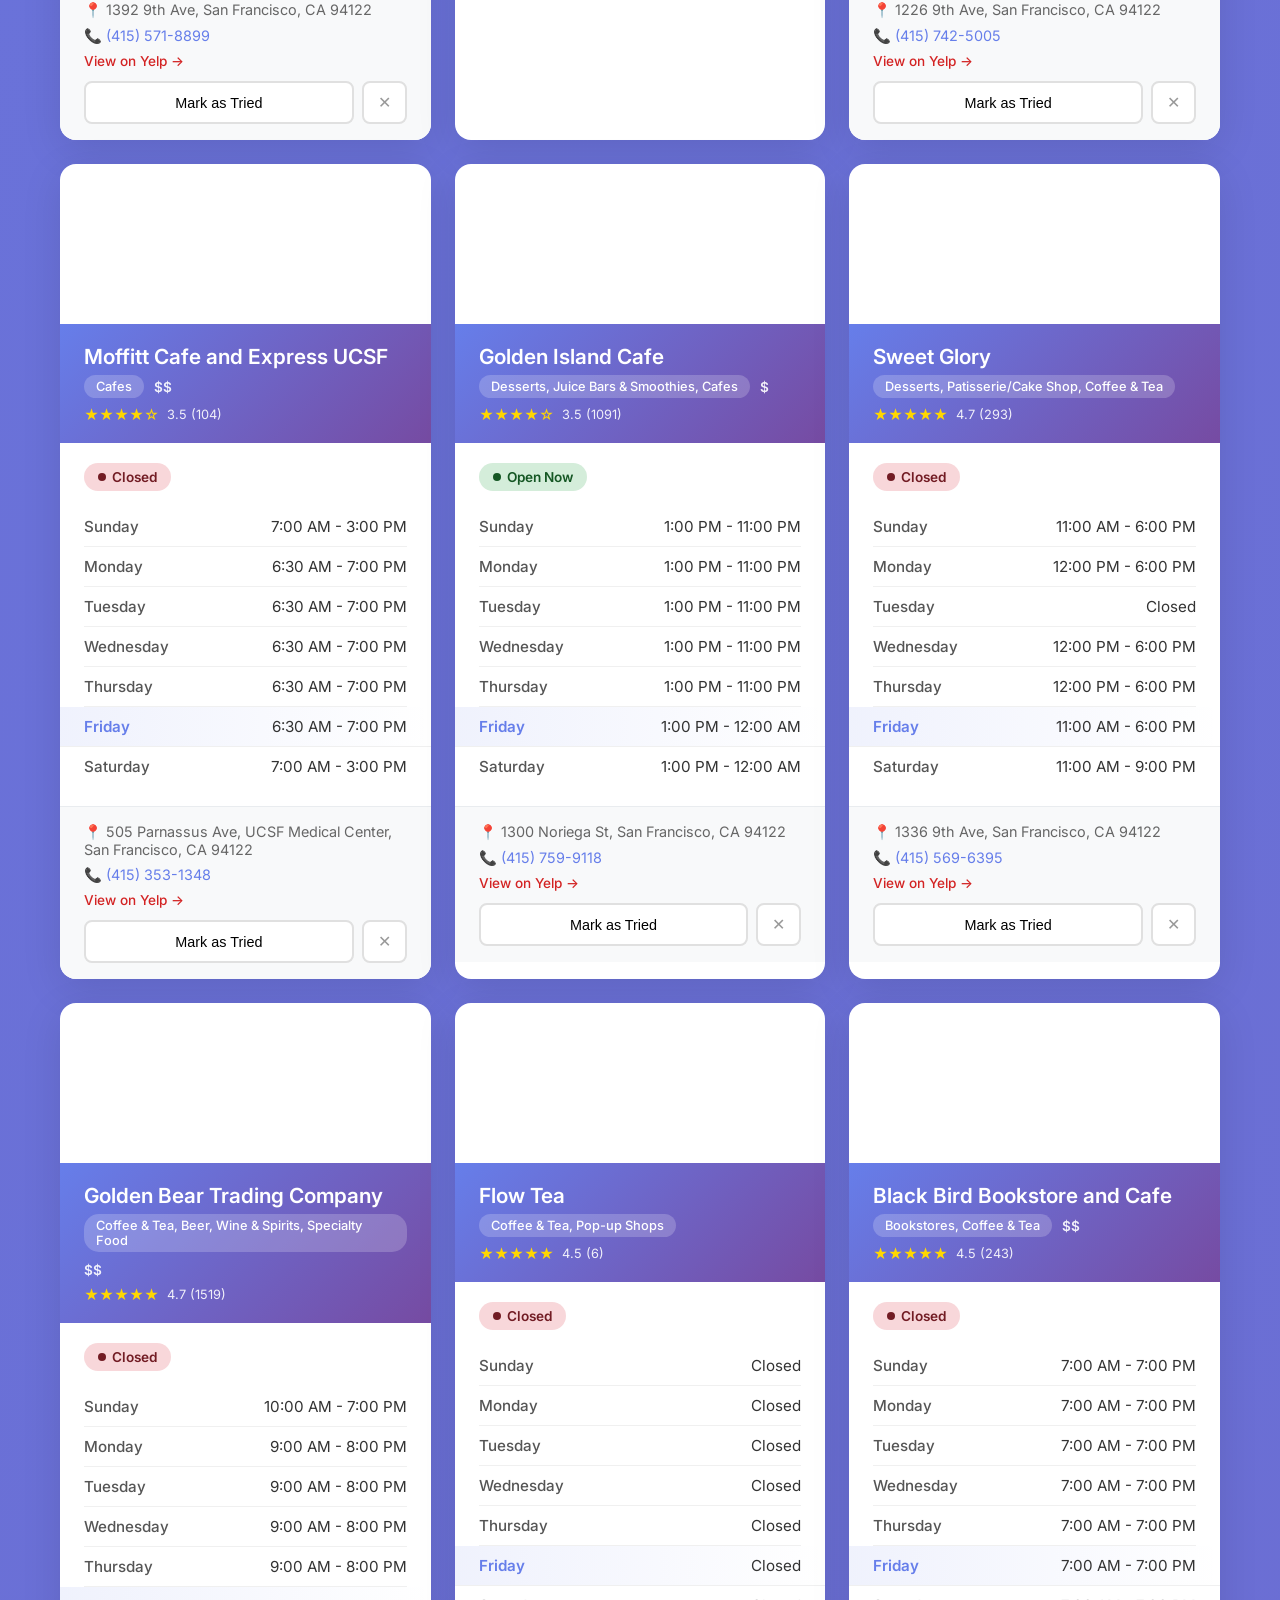
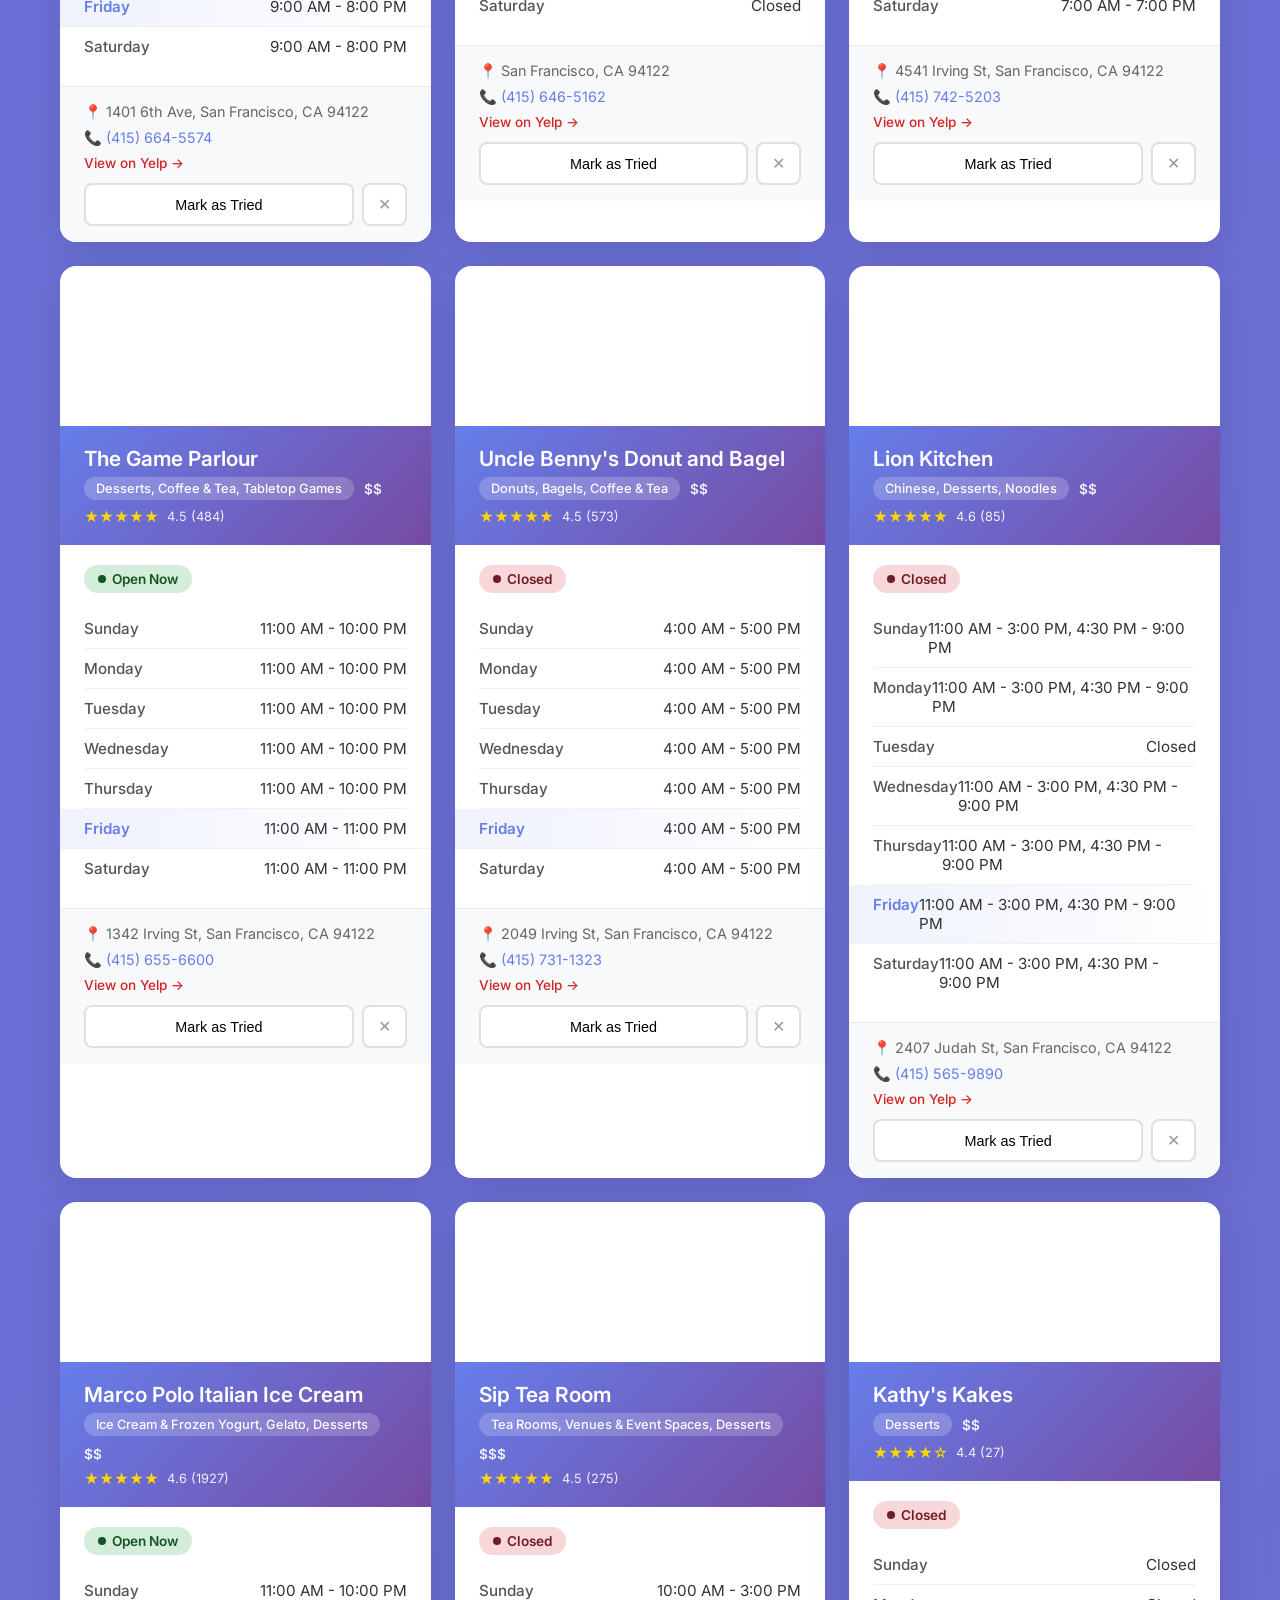
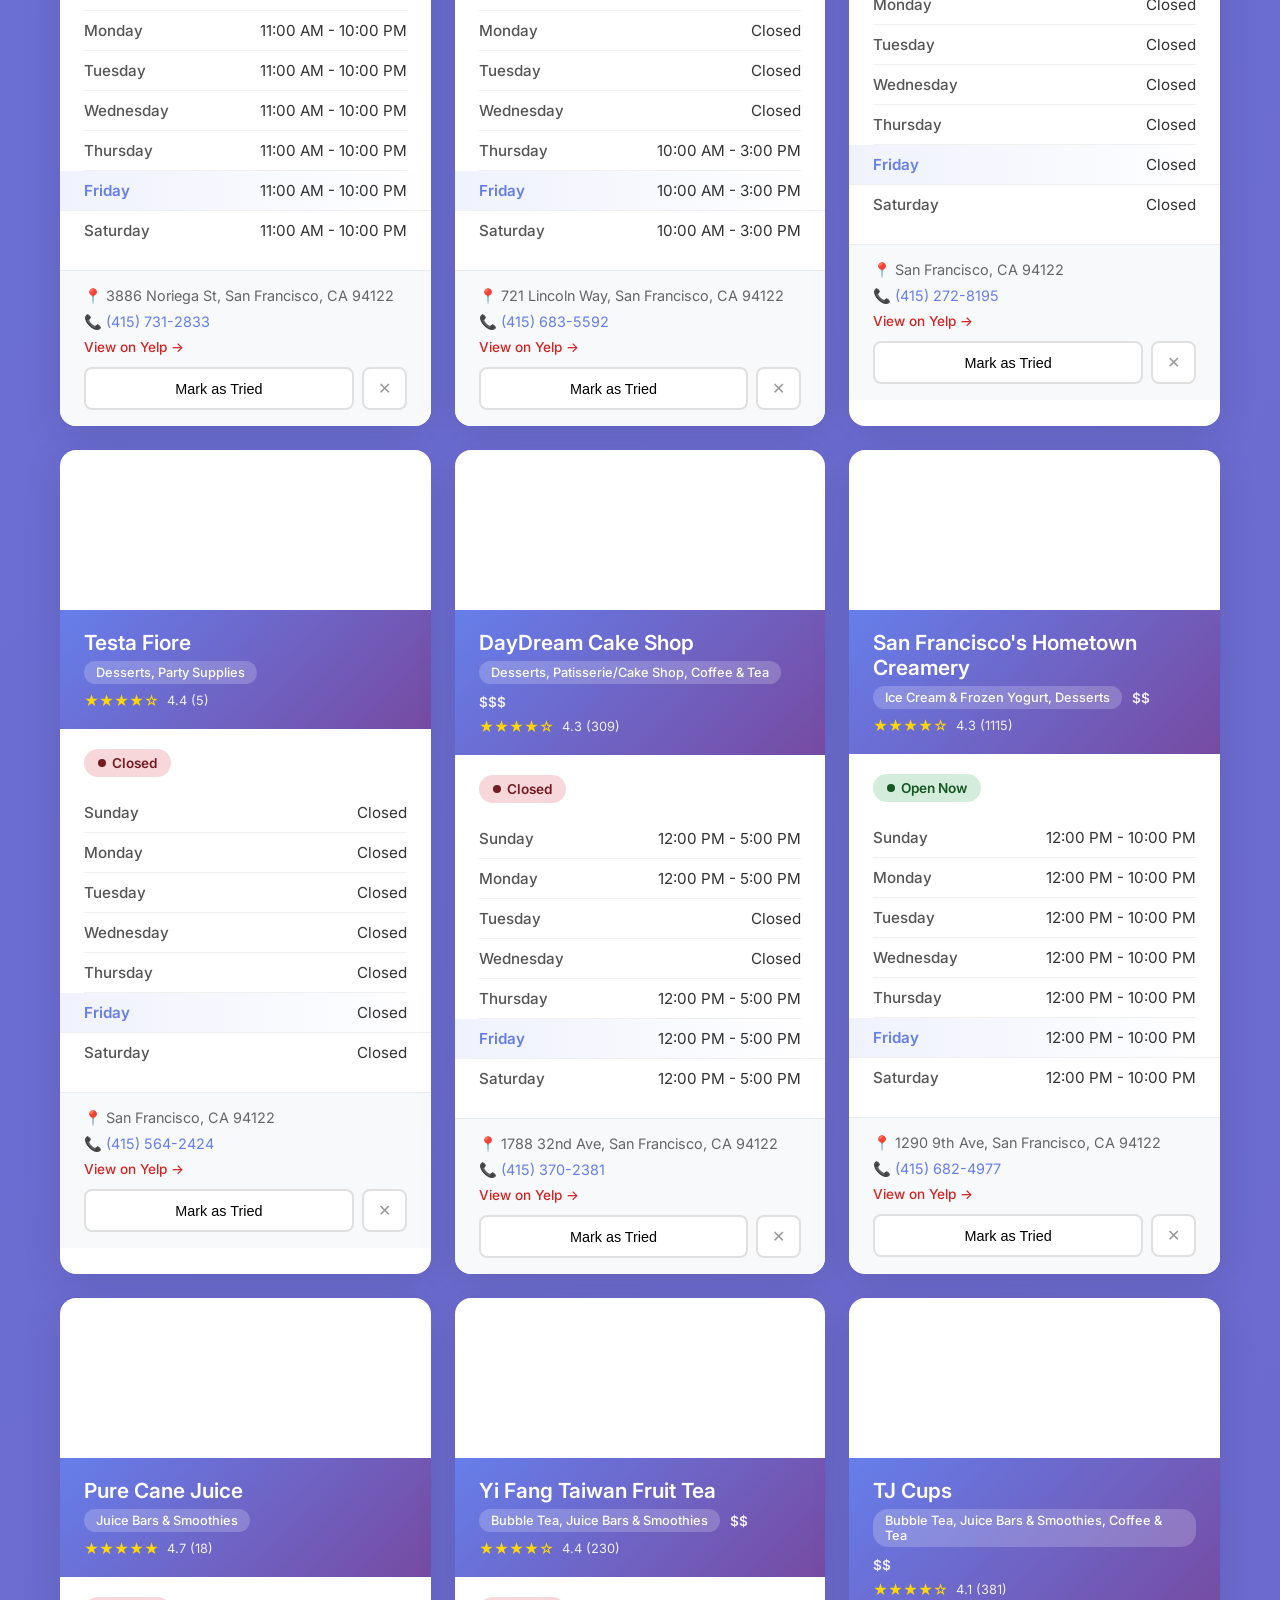
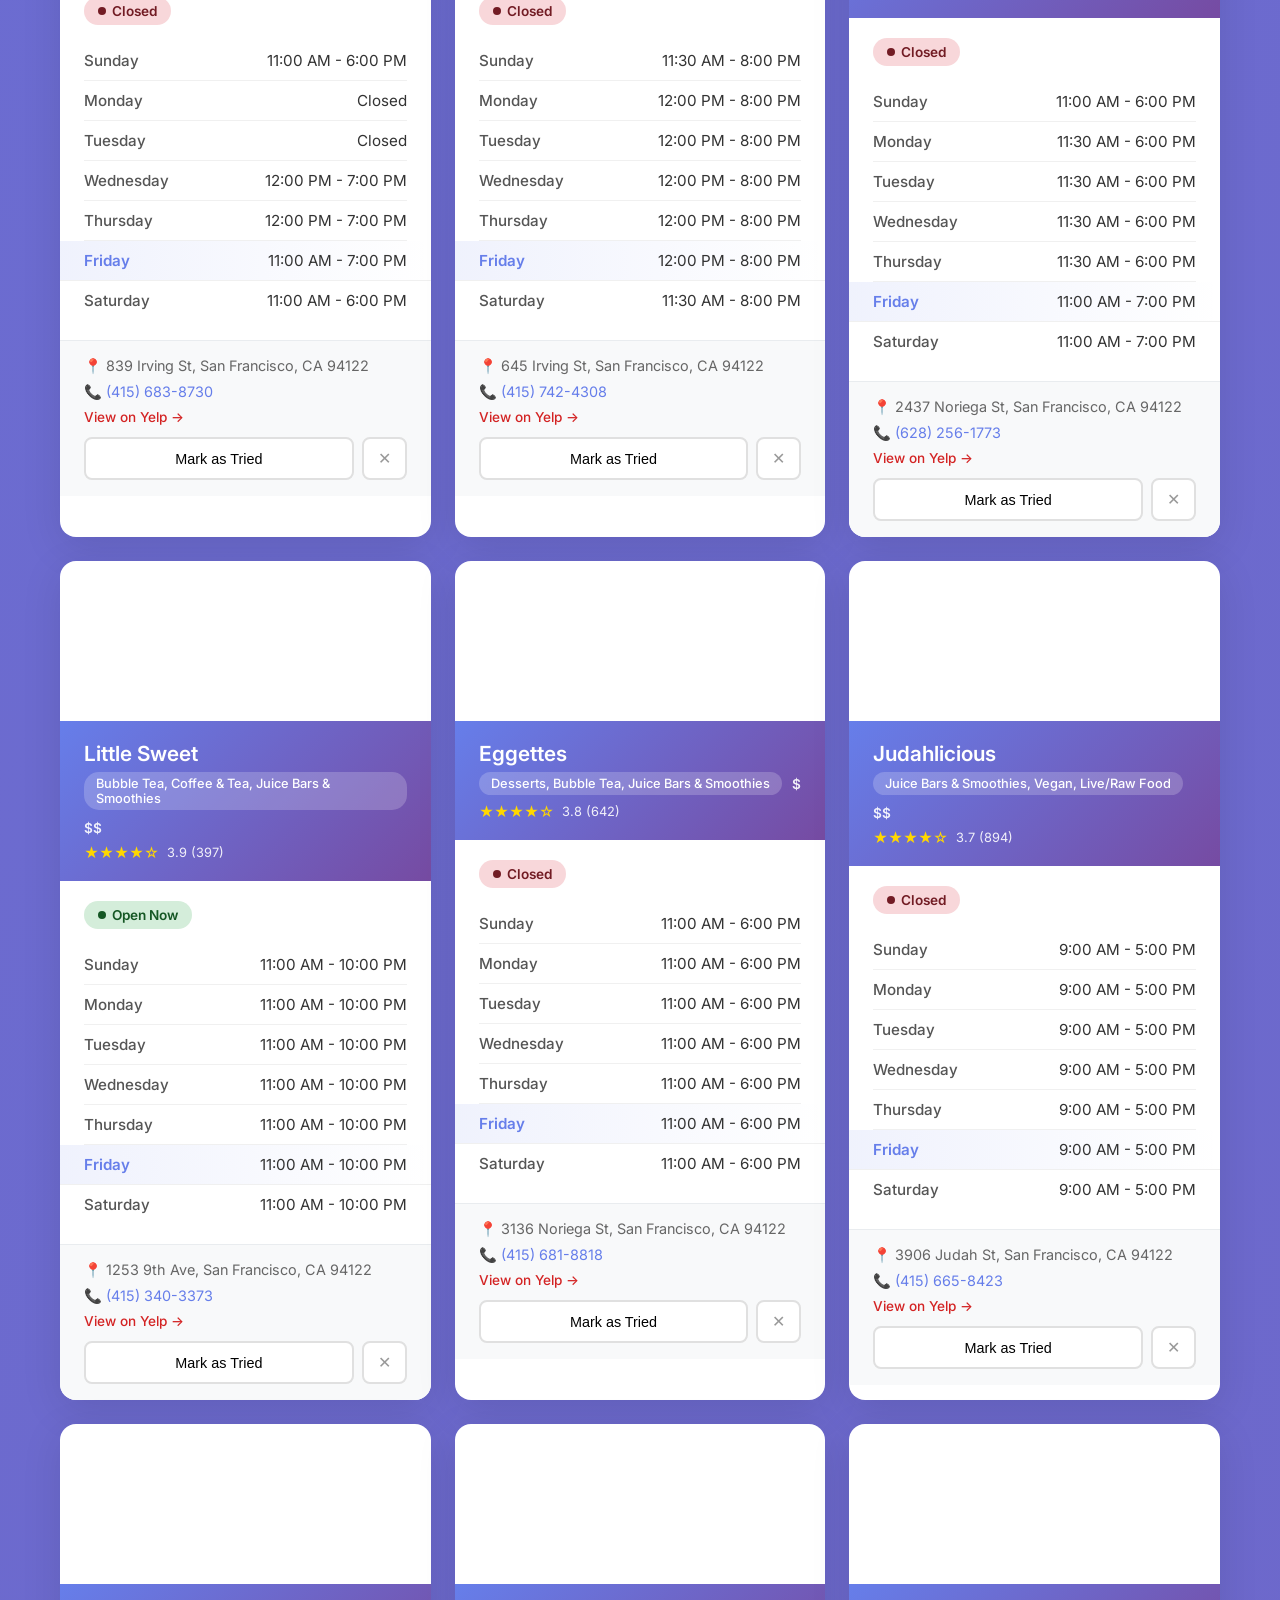
<file: inner-sunset-restaurants/index.html>
<!DOCTYPE html>
<html lang="en">
<head>
    <meta charset="UTF-8">
    <meta name="viewport" content="width=device-width, initial-scale=1.0">
    <title>Inner Sunset Restaurants | Hours & Days</title>
    <link rel="stylesheet" href="styles.css">
    <link rel="preconnect" href="https://fonts.googleapis.com">
    <link rel="preconnect" href="https://fonts.gstatic.com" crossorigin>
    <link href="https://fonts.googleapis.com/css2?family=Inter:wght@400;500;600;700&display=swap" rel="stylesheet">
</head>
<body>
    <header>
        <div class="container">
            <h1>🌅 Inner Sunset Restaurants</h1>
            <p class="subtitle">Hours & Days Guide for San Francisco's Inner Sunset Neighborhood</p>
        </div>
    </header>

    <main class="container">
        <div class="filters">
            <div class="search-box">
                <input type="text" id="search" placeholder="Search restaurants...">
            </div>
            <div class="filter-buttons">
                <button class="filter-btn active" data-filter="all">All</button>
                <button class="filter-btn" data-filter="open-now">Open Now</button>
                <button class="filter-btn" data-filter="breakfast">Breakfast</button>
                <button class="filter-btn" data-filter="lunch">Lunch</button>
                <button class="filter-btn" data-filter="dinner">Dinner</button>
                <button class="filter-btn" data-filter="late-night">Late Night</button>
            </div>
            <div class="tried-filter-buttons">
                <button class="tried-btn active" data-tried="all">All</button>
                <button class="tried-btn" data-tried="tried">✓ Tried</button>
                <button class="tried-btn" data-tried="not-tried">Not Tried</button>
            </div>
            <div class="cuisine-filter">
                <select id="cuisine-select">
                    <option value="all">All Cuisines</option>
                    <option value="american">American</option>
                    <option value="asian">Asian</option>
                    <option value="chinese">Chinese</option>
                    <option value="japanese">Japanese</option>
                    <option value="korean">Korean</option>
                    <option value="mexican">Mexican</option>
                    <option value="thai">Thai</option>
                    <option value="vietnamese">Vietnamese</option>
                    <option value="italian">Italian</option>
                    <option value="cafe">Cafe</option>
                    <option value="bakery">Bakery</option>
                </select>
            </div>
        </div>

        <div class="current-time">
            <span id="current-day"></span> • <span id="current-time"></span>
        </div>

        <div class="restaurant-grid" id="restaurant-grid">
            <!-- Restaurants will be populated by JavaScript -->
        </div>
    </main>

    <footer>
        <div class="container">
            <p>Made with ❤️ for the Inner Sunset neighborhood</p>
            <p class="disclaimer">Hours may vary. Please call ahead to confirm.</p>
        </div>
    </footer>

    <script src="removed.js"></script>
    <script src="script.js"></script>
</body>
</html>
</file>
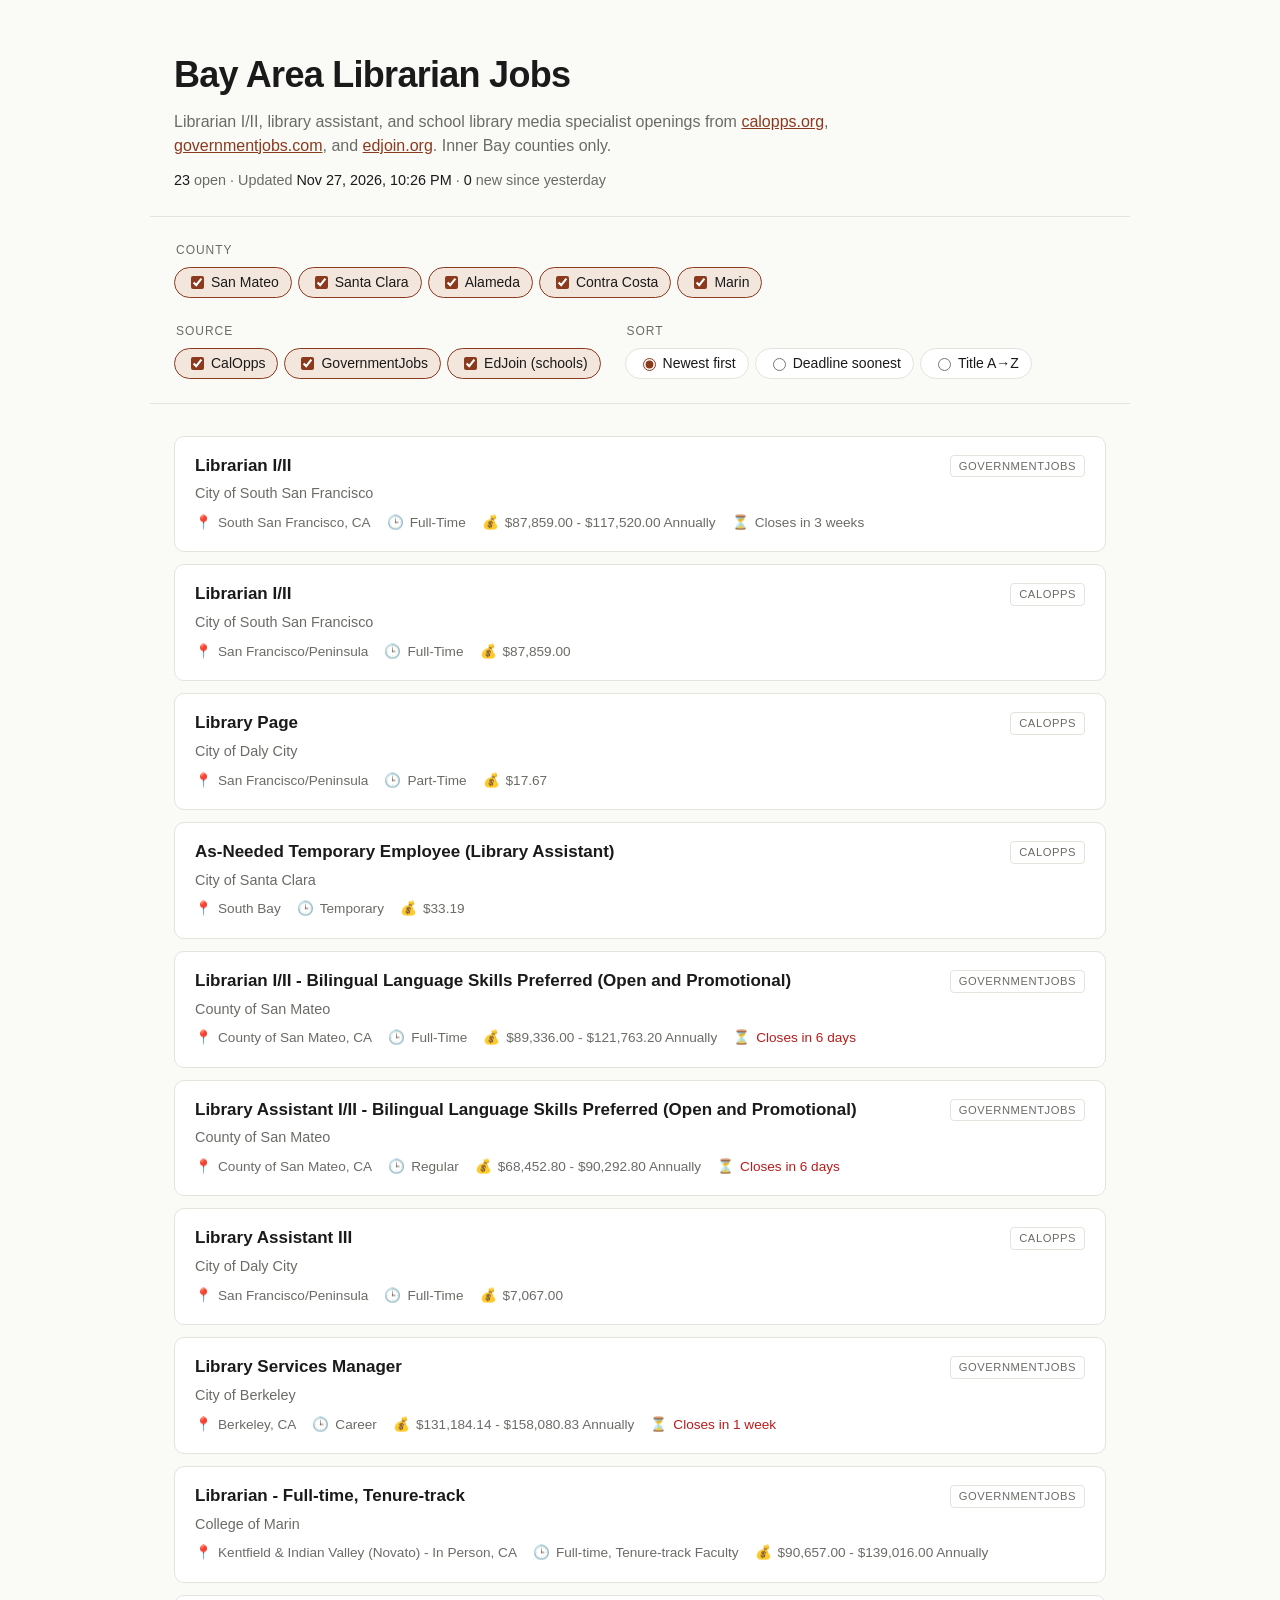
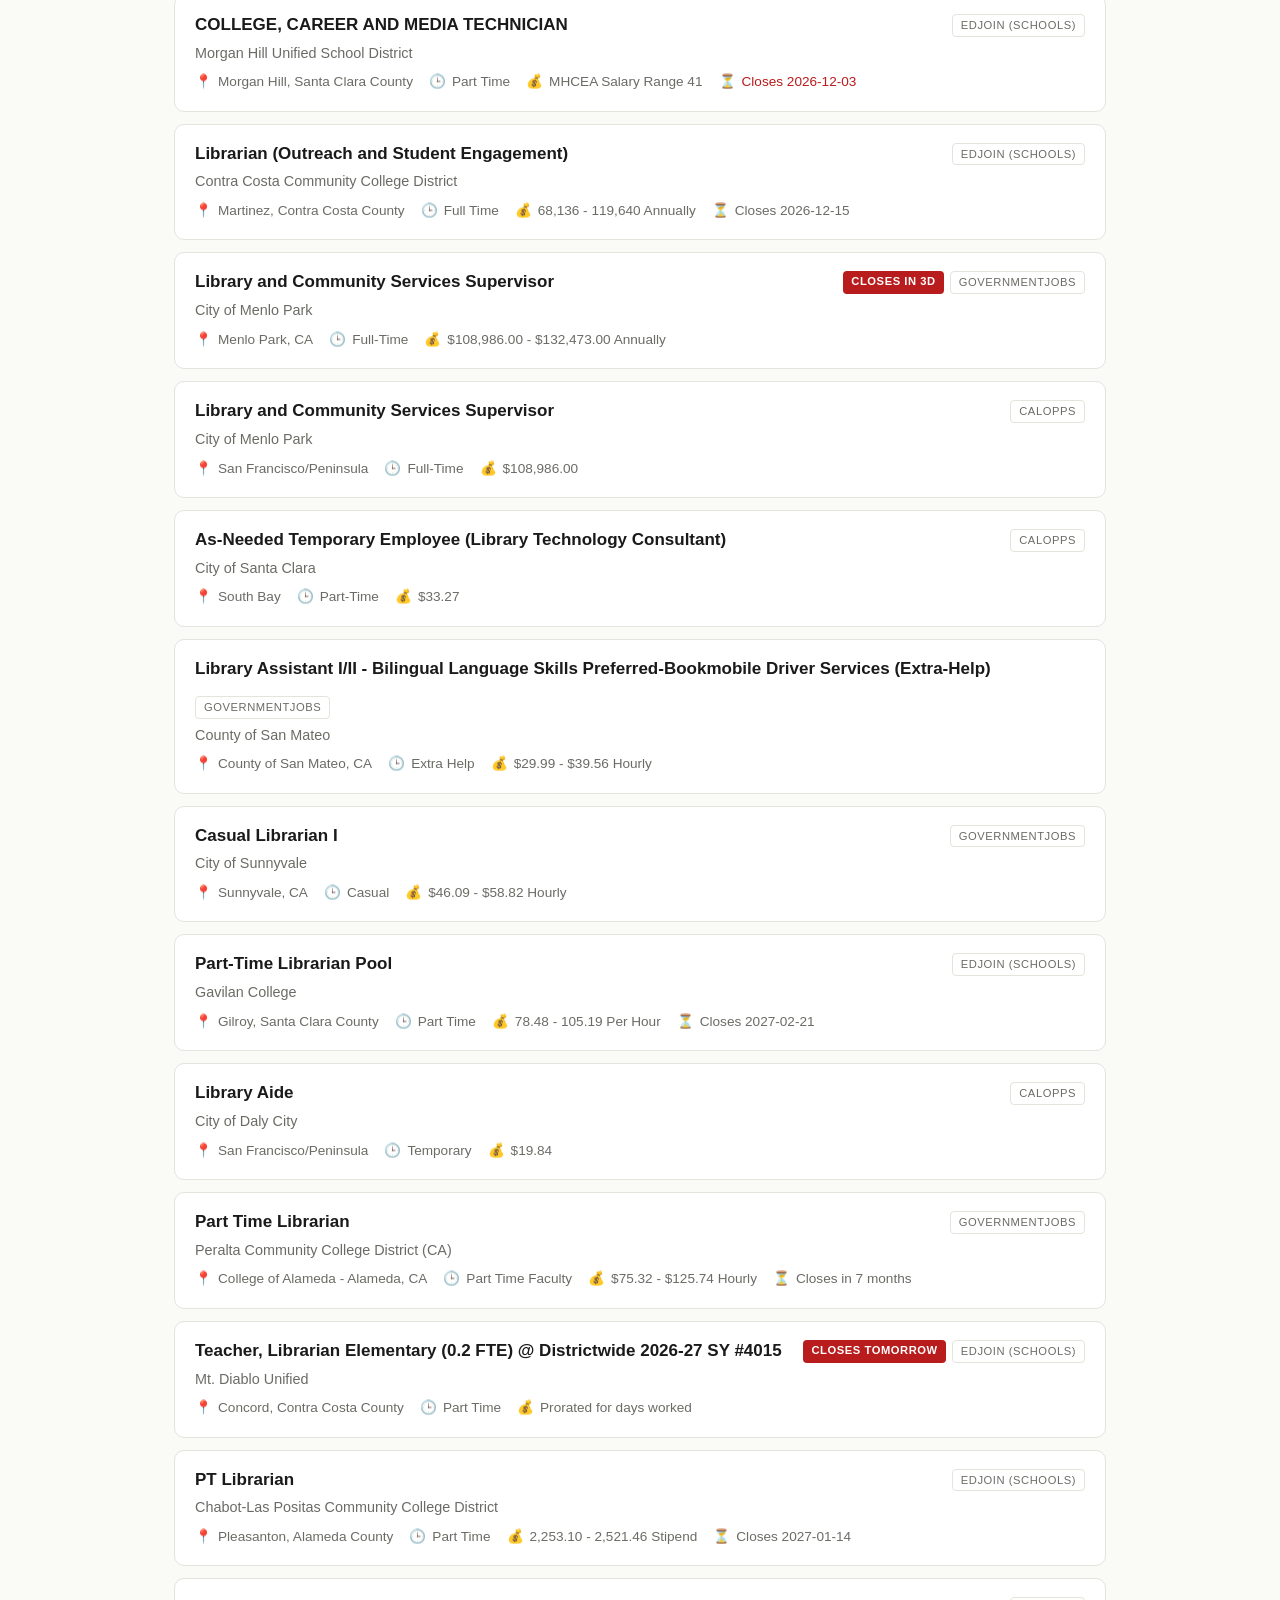
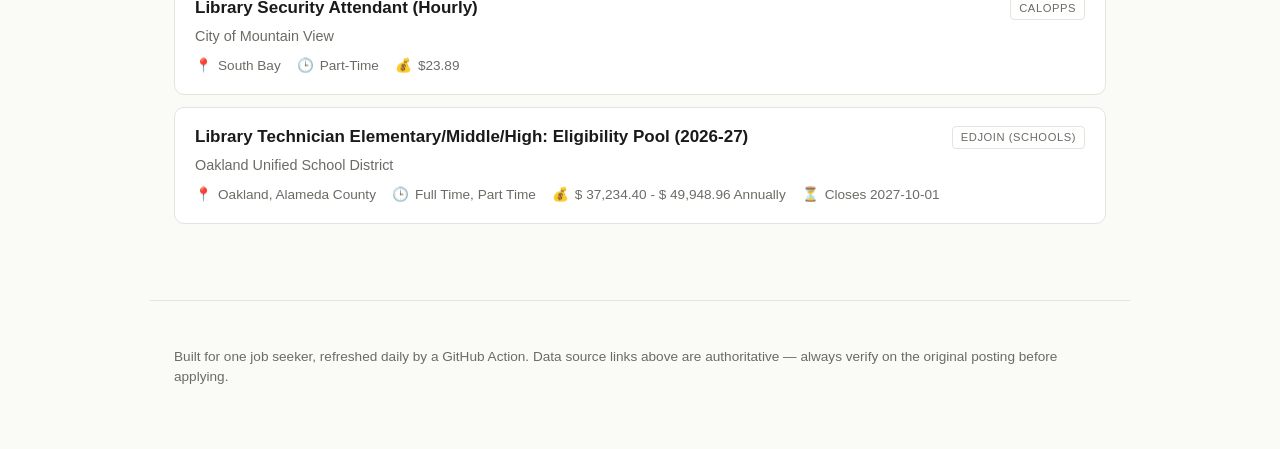
<file: librarian-jobs/index.html>
<!doctype html>
<html lang="en">
<head>
  <meta charset="utf-8">
  <meta name="viewport" content="width=device-width,initial-scale=1">
  <title>Bay Area Librarian Jobs</title>
  <meta name="description" content="Daily-updated list of librarian and library media specialist openings in the Inner Bay Area.">
  <link rel="stylesheet" href="styles.css">
</head>
<body>
  <header>
    <h1>Bay Area Librarian Jobs</h1>
    <p class="subtitle">
      Librarian I/II, library assistant, and school library media specialist
      openings from <a href="https://www.calopps.org/">calopps.org</a>,
      <a href="https://www.governmentjobs.com/">governmentjobs.com</a>, and
      <a href="https://www.edjoin.org/">edjoin.org</a>.
      Inner Bay counties only.
    </p>
    <p class="meta">
      <span id="job-count">…</span> open ·
      Updated <span id="generated-at">…</span> ·
      <span id="new-count">…</span> new since yesterday
    </p>
  </header>

  <section class="filters" aria-label="Filters">
    <fieldset>
      <legend>County</legend>
      <div id="county-filters" class="chip-row"></div>
    </fieldset>
    <fieldset>
      <legend>Source</legend>
      <div id="source-filters" class="chip-row"></div>
    </fieldset>
    <fieldset>
      <legend>Sort</legend>
      <div class="chip-row">
        <label class="chip"><input type="radio" name="sort" value="new" checked> Newest first</label>
        <label class="chip"><input type="radio" name="sort" value="deadline"> Deadline soonest</label>
        <label class="chip"><input type="radio" name="sort" value="title"> Title A→Z</label>
      </div>
    </fieldset>
  </section>

  <main id="jobs" aria-live="polite"></main>

  <footer>
    <p>
      Built for one job seeker, refreshed daily by a GitHub Action.
      Data source links above are authoritative — always verify on the
      original posting before applying.
    </p>
  </footer>

  <script src="app.js"></script>
</body>
</html>
</file>
<file: styles.css>
* {
  box-sizing: border-box;
  margin: 0;
  padding: 0;
}

body {
  min-height: 100vh;
  display: flex;
  align-items: center;
  justify-content: center;
  background: linear-gradient(135deg, #ff9a9e 0%, #fecfef 50%, #fad0c4 100%);
  font-family: "Georgia", "Times New Roman", serif;
}

.container {
  text-align: center;
  padding: 2rem;
}

.question {
  font-size: clamp(1.5rem, 4vw, 2.5rem);
  color: #5c2a4a;
  margin-bottom: 2.5rem;
  font-weight: 600;
  text-shadow: 0 1px 2px rgba(255, 255, 255, 0.5);
}

.buttons {
  display: flex;
  flex-wrap: wrap;
  gap: 1rem;
  justify-content: center;
  align-items: center;
  min-height: 120px;
}

.btn {
  border: none;
  cursor: pointer;
  border-radius: 999px;
  font-family: inherit;
  transition: transform 0.15s ease, box-shadow 0.2s ease;
}

.btn-yes {
  font-size: 1.75rem;
  padding: 1rem 2.5rem;
  background: linear-gradient(145deg, #e84393, #fd79a8);
  color: white;
  box-shadow: 0 4px 15px rgba(232, 67, 147, 0.4);
}

.btn-yes:hover {
  transform: scale(1.05);
  box-shadow: 0 6px 20px rgba(232, 67, 147, 0.5);
}

.btn-yes:active {
  transform: scale(0.98);
}

.btn-no {
  font-size: 0.95rem;
  padding: 0.5rem 1.25rem;
  background: linear-gradient(145deg, #a29bfe, #6c5ce7);
  color: white;
  box-shadow: 0 2px 10px rgba(108, 92, 231, 0.3);
  position: relative;
}

.btn-no:hover {
  box-shadow: 0 3px 12px rgba(108, 92, 231, 0.4);
}

.hidden {
  display: none !important;
}

.success-content {
  display: flex;
  flex-direction: column;
  align-items: center;
  gap: 1.25rem;
}

.success-content.hidden {
  display: none !important;
}

.success-photo {
  max-width: 100%;
  width: min(210px, 45vw);
  height: auto;
  border-radius: 12px;
  box-shadow: 0 8px 24px rgba(92, 42, 74, 0.2);
}

.success-message {
  font-size: clamp(1.25rem, 3vw, 2rem);
  color: #5c2a4a;
  font-weight: 600;
  margin: 0;
}
</file>
<file: inner-sunset-restaurants/styles.css>
* {
    margin: 0;
    padding: 0;
    box-sizing: border-box;
}

body {
    font-family: 'Inter', -apple-system, BlinkMacSystemFont, 'Segoe UI', Roboto, sans-serif;
    background: linear-gradient(135deg, #667eea 0%, #764ba2 100%);
    min-height: 100vh;
    color: #333;
}

.container {
    max-width: 1200px;
    margin: 0 auto;
    padding: 0 20px;
}

/* Header */
header {
    background: rgba(255, 255, 255, 0.1);
    backdrop-filter: blur(10px);
    padding: 40px 0;
    text-align: center;
    color: white;
    margin-bottom: 30px;
}

header h1 {
    font-size: 2.5rem;
    font-weight: 700;
    margin-bottom: 10px;
}

header .subtitle {
    font-size: 1.1rem;
    opacity: 0.9;
}

/* Filters */
.filters {
    background: white;
    border-radius: 16px;
    padding: 24px;
    margin-bottom: 20px;
    box-shadow: 0 10px 40px rgba(0, 0, 0, 0.1);
}

.search-box {
    margin-bottom: 16px;
}

.search-box input {
    width: 100%;
    padding: 14px 20px;
    border: 2px solid #e0e0e0;
    border-radius: 10px;
    font-size: 1rem;
    transition: border-color 0.3s, box-shadow 0.3s;
}

.search-box input:focus {
    outline: none;
    border-color: #667eea;
    box-shadow: 0 0 0 3px rgba(102, 126, 234, 0.2);
}

.filter-buttons {
    display: flex;
    flex-wrap: wrap;
    gap: 10px;
    margin-bottom: 16px;
}

.filter-btn {
    padding: 10px 20px;
    border: 2px solid #e0e0e0;
    background: white;
    border-radius: 25px;
    font-size: 0.9rem;
    font-weight: 500;
    cursor: pointer;
    transition: all 0.3s;
}

.filter-btn:hover {
    border-color: #667eea;
    color: #667eea;
}

.filter-btn.active {
    background: linear-gradient(135deg, #667eea 0%, #764ba2 100%);
    color: white;
    border-color: transparent;
}

.cuisine-filter select {
    padding: 12px 20px;
    border: 2px solid #e0e0e0;
    border-radius: 10px;
    font-size: 0.95rem;
    background: white;
    cursor: pointer;
    min-width: 200px;
}

.cuisine-filter select:focus {
    outline: none;
    border-color: #667eea;
}

.tried-filter-buttons {
    display: flex;
    gap: 10px;
    margin-top: 12px;
    padding-top: 12px;
    border-top: 1px solid #e9ecef;
}

.tried-btn {
    padding: 8px 16px;
    border: 2px solid #e0e0e0;
    background: white;
    border-radius: 20px;
    font-size: 0.85rem;
    font-weight: 500;
    cursor: pointer;
    transition: all 0.3s;
}

.tried-btn:hover {
    border-color: #28a745;
    color: #28a745;
}

.tried-btn.active {
    background: #28a745;
    color: white;
    border-color: transparent;
}

/* Current Time Display */
.current-time {
    background: rgba(255, 255, 255, 0.9);
    padding: 12px 24px;
    border-radius: 30px;
    display: inline-block;
    margin-bottom: 24px;
    font-weight: 500;
    color: #667eea;
    box-shadow: 0 4px 15px rgba(0, 0, 0, 0.1);
}

/* Restaurant Grid */
.restaurant-grid {
    display: grid;
    grid-template-columns: repeat(auto-fill, minmax(350px, 1fr));
    gap: 24px;
    padding-bottom: 40px;
}

.restaurant-card {
    background: white;
    border-radius: 16px;
    overflow: hidden;
    box-shadow: 0 10px 40px rgba(0, 0, 0, 0.1);
    transition: transform 0.3s, box-shadow 0.3s;
}

.restaurant-card:hover {
    transform: translateY(-5px);
    box-shadow: 0 20px 50px rgba(0, 0, 0, 0.15);
}

.card-image {
    height: 160px;
    background-size: cover;
    background-position: center;
}

.card-header {
    padding: 20px 24px;
    background: linear-gradient(135deg, #667eea 0%, #764ba2 100%);
    color: white;
}

.card-header h2 {
    font-size: 1.3rem;
    font-weight: 600;
    margin-bottom: 6px;
}

.card-meta {
    display: flex;
    align-items: center;
    gap: 10px;
    flex-wrap: wrap;
}

.card-header .cuisine-tag {
    display: inline-block;
    background: rgba(255, 255, 255, 0.2);
    padding: 4px 12px;
    border-radius: 15px;
    font-size: 0.8rem;
    font-weight: 500;
}

.card-header .price-tag {
    font-size: 0.85rem;
    font-weight: 600;
    color: rgba(255, 255, 255, 0.9);
}

.rating {
    margin-top: 8px;
    display: flex;
    align-items: center;
    gap: 8px;
}

.rating .stars {
    color: #ffd700;
    font-size: 0.9rem;
}

.rating .rating-text {
    font-size: 0.8rem;
    opacity: 0.9;
}

.card-body {
    padding: 20px 24px;
}

.status-badge {
    display: inline-flex;
    align-items: center;
    gap: 6px;
    padding: 6px 14px;
    border-radius: 20px;
    font-size: 0.85rem;
    font-weight: 600;
    margin-bottom: 16px;
}

.status-badge.open {
    background: #d4edda;
    color: #155724;
}

.status-badge.closed {
    background: #f8d7da;
    color: #721c24;
}

.status-badge::before {
    content: '';
    width: 8px;
    height: 8px;
    border-radius: 50%;
    background: currentColor;
}

.hours-list {
    list-style: none;
}

.hours-list li {
    display: flex;
    justify-content: space-between;
    padding: 10px 0;
    border-bottom: 1px solid #f0f0f0;
    font-size: 0.95rem;
}

.hours-list li:last-child {
    border-bottom: none;
}

.hours-list .day {
    font-weight: 500;
    color: #555;
}

.hours-list .time {
    color: #333;
}

.hours-list li.today {
    background: linear-gradient(90deg, rgba(102, 126, 234, 0.1) 0%, transparent 100%);
    margin: 0 -24px;
    padding: 10px 24px;
    border-radius: 0;
}

.hours-list li.today .day {
    color: #667eea;
    font-weight: 600;
}

.card-footer {
    padding: 16px 24px;
    background: #f8f9fa;
    border-top: 1px solid #e9ecef;
}

.card-footer .address {
    font-size: 0.9rem;
    color: #666;
    display: flex;
    align-items: center;
    gap: 8px;
}

.card-footer .phone {
    font-size: 0.9rem;
    color: #667eea;
    text-decoration: none;
    display: flex;
    align-items: center;
    gap: 8px;
    margin-top: 8px;
}

.card-footer .phone:hover {
    text-decoration: underline;
}

.card-footer .yelp-link {
    display: block;
    margin-top: 8px;
    font-size: 0.85rem;
    color: #d32323;
    text-decoration: none;
    font-weight: 500;
}

.card-footer .yelp-link:hover {
    text-decoration: underline;
}

.card-actions {
    display: flex;
    gap: 8px;
    margin-top: 12px;
}

.tried-toggle {
    flex: 1;
    padding: 10px 16px;
    border: 2px solid #e0e0e0;
    background: white;
    border-radius: 8px;
    font-size: 0.9rem;
    font-weight: 500;
    cursor: pointer;
    transition: all 0.3s;
}

.remove-btn {
    padding: 10px 14px;
    border: 2px solid #e0e0e0;
    background: white;
    border-radius: 8px;
    font-size: 1rem;
    cursor: pointer;
    transition: all 0.3s;
    color: #999;
}

.remove-btn:hover {
    border-color: #dc3545;
    color: #dc3545;
    background: #fff5f5;
}

.tried-toggle:hover {
    border-color: #28a745;
    color: #28a745;
}

.tried-toggle.is-tried {
    background: #28a745;
    color: white;
    border-color: #28a745;
}

.tried-toggle.is-tried:hover {
    background: #dc3545;
    border-color: #dc3545;
}

.restaurant-card.tried {
    position: relative;
}

.restaurant-card.tried::after {
    content: '✓';
    position: absolute;
    top: 12px;
    right: 12px;
    width: 28px;
    height: 28px;
    background: #28a745;
    color: white;
    border-radius: 50%;
    display: flex;
    align-items: center;
    justify-content: center;
    font-size: 14px;
    font-weight: bold;
    box-shadow: 0 2px 8px rgba(40, 167, 69, 0.4);
}

/* Loading State */
.loading {
    grid-column: 1 / -1;
    text-align: center;
    padding: 80px 20px;
    background: white;
    border-radius: 16px;
    color: #666;
}

.loading-spinner {
    width: 50px;
    height: 50px;
    border: 4px solid #e0e0e0;
    border-top-color: #667eea;
    border-radius: 50%;
    animation: spin 1s linear infinite;
    margin: 0 auto 20px;
}

@keyframes spin {
    to { transform: rotate(360deg); }
}

/* Error State */
.error-message {
    grid-column: 1 / -1;
    text-align: center;
    padding: 60px 20px;
    background: white;
    border-radius: 16px;
    color: #666;
}

.error-message h3 {
    font-size: 1.5rem;
    margin-bottom: 10px;
    color: #333;
}

.error-message .error-help {
    margin-top: 20px;
    font-size: 0.9rem;
}

.error-message code {
    display: block;
    background: #f4f4f4;
    padding: 12px 20px;
    border-radius: 8px;
    margin: 10px auto;
    max-width: 500px;
    font-family: 'SF Mono', Monaco, monospace;
    font-size: 0.85rem;
}

.retry-btn {
    margin-top: 20px;
    padding: 12px 30px;
    background: linear-gradient(135deg, #667eea 0%, #764ba2 100%);
    color: white;
    border: none;
    border-radius: 25px;
    font-size: 1rem;
    font-weight: 500;
    cursor: pointer;
    transition: transform 0.2s, box-shadow 0.2s;
}

.retry-btn:hover {
    transform: scale(1.05);
    box-shadow: 0 5px 20px rgba(102, 126, 234, 0.4);
}

/* No Results */
.no-results {
    grid-column: 1 / -1;
    text-align: center;
    padding: 60px 20px;
    background: white;
    border-radius: 16px;
    color: #666;
}

.no-results h3 {
    font-size: 1.5rem;
    margin-bottom: 10px;
    color: #333;
}

/* Footer */
footer {
    background: rgba(0, 0, 0, 0.2);
    color: white;
    padding: 30px 0;
    text-align: center;
    margin-top: 40px;
}

footer .disclaimer {
    font-size: 0.85rem;
    opacity: 0.7;
    margin-top: 8px;
}

/* Responsive */
@media (max-width: 768px) {
    header h1 {
        font-size: 1.8rem;
    }

    .restaurant-grid {
        grid-template-columns: 1fr;
    }

    .filter-buttons {
        justify-content: center;
    }

    .filter-btn {
        padding: 8px 16px;
        font-size: 0.85rem;
    }
}

/* Animation */
@keyframes fadeIn {
    from {
        opacity: 0;
        transform: translateY(20px);
    }
    to {
        opacity: 1;
        transform: translateY(0);
    }
}

.restaurant-card {
    animation: fadeIn 0.5s ease forwards;
}

.restaurant-card:nth-child(1) { animation-delay: 0.05s; }
.restaurant-card:nth-child(2) { animation-delay: 0.1s; }
.restaurant-card:nth-child(3) { animation-delay: 0.15s; }
.restaurant-card:nth-child(4) { animation-delay: 0.2s; }
.restaurant-card:nth-child(5) { animation-delay: 0.25s; }
.restaurant-card:nth-child(6) { animation-delay: 0.3s; }
</file>
<file: librarian-jobs/styles.css>
:root {
  --bg: #fafaf7;
  --fg: #1a1a1a;
  --muted: #6b6b66;
  --border: #e5e3dc;
  --accent: #8b3a1e;
  --accent-soft: #f3e7dd;
  --new: #d97706;
  --closing: #b91c1c;
  --card: #ffffff;
  font-family: -apple-system, BlinkMacSystemFont, "Segoe UI", Roboto, Helvetica, Arial, sans-serif;
}

* { box-sizing: border-box; }

body {
  margin: 0;
  background: var(--bg);
  color: var(--fg);
  line-height: 1.5;
}

header, .filters, main, footer {
  max-width: 980px;
  margin: 0 auto;
  padding: 0 24px;
}

header {
  padding-top: 48px;
  padding-bottom: 24px;
}

h1 {
  font-size: 2.25rem;
  margin: 0 0 8px;
  letter-spacing: -0.02em;
}

.subtitle {
  margin: 0 0 12px;
  color: var(--muted);
  max-width: 680px;
}

.subtitle a { color: var(--accent); }

.meta {
  margin: 0;
  color: var(--muted);
  font-size: 0.9rem;
}

.meta span { color: var(--fg); font-weight: 500; }

.filters {
  display: flex;
  flex-wrap: wrap;
  gap: 24px;
  padding-top: 24px;
  padding-bottom: 24px;
  border-top: 1px solid var(--border);
  border-bottom: 1px solid var(--border);
}

fieldset {
  border: none;
  padding: 0;
  margin: 0;
  min-width: 0;
}

legend {
  font-size: 0.75rem;
  text-transform: uppercase;
  letter-spacing: 0.08em;
  color: var(--muted);
  margin-bottom: 8px;
}

.chip-row {
  display: flex;
  flex-wrap: wrap;
  gap: 6px;
}

.chip {
  display: inline-flex;
  align-items: center;
  gap: 4px;
  padding: 4px 12px;
  border-radius: 999px;
  background: var(--card);
  border: 1px solid var(--border);
  font-size: 0.875rem;
  cursor: pointer;
  user-select: none;
  transition: background 0.15s, border-color 0.15s;
}

.chip:hover { border-color: var(--muted); }

.chip input { accent-color: var(--accent); }

.chip.active {
  background: var(--accent-soft);
  border-color: var(--accent);
}

main { padding-top: 32px; padding-bottom: 64px; }

.county-section { margin-bottom: 40px; }
.county-section h2 {
  font-size: 1rem;
  text-transform: uppercase;
  letter-spacing: 0.08em;
  color: var(--muted);
  border-bottom: 1px solid var(--border);
  padding-bottom: 8px;
  margin: 0 0 16px;
}

.job {
  background: var(--card);
  border: 1px solid var(--border);
  border-radius: 10px;
  padding: 18px 20px;
  margin-bottom: 12px;
}

.job-header {
  display: flex;
  justify-content: space-between;
  gap: 16px;
  margin-bottom: 6px;
  flex-wrap: wrap;
}

.job h3 {
  margin: 0;
  font-size: 1.0625rem;
  line-height: 1.3;
}

.job h3 a {
  color: var(--fg);
  text-decoration: none;
}
.job h3 a:hover { color: var(--accent); text-decoration: underline; }

.badges {
  display: flex;
  gap: 6px;
  flex-shrink: 0;
}

.badge {
  font-size: 0.7rem;
  text-transform: uppercase;
  letter-spacing: 0.05em;
  padding: 2px 8px;
  border-radius: 4px;
  font-weight: 600;
  white-space: nowrap;
}
.badge.new { background: var(--new); color: white; }
.badge.closing-soon { background: var(--closing); color: white; }
.badge.source {
  background: transparent;
  color: var(--muted);
  border: 1px solid var(--border);
  font-weight: 400;
}

.job-agency {
  color: var(--muted);
  font-size: 0.9rem;
  margin: 0 0 8px;
}

.job-meta {
  display: flex;
  flex-wrap: wrap;
  gap: 12px 16px;
  font-size: 0.85rem;
  color: var(--muted);
  margin: 0;
}

.job-meta span::before {
  margin-right: 6px;
  display: inline-block;
}
.job-meta .salary::before { content: "💰"; }
.job-meta .deadline::before { content: "⏳"; }
.job-meta .type::before { content: "🕒"; }
.job-meta .location::before { content: "📍"; }
.job-meta .deadline.closing-soon { color: var(--closing); font-weight: 500; }

footer {
  padding-top: 32px;
  padding-bottom: 48px;
  border-top: 1px solid var(--border);
  color: var(--muted);
  font-size: 0.85rem;
}

.empty {
  text-align: center;
  padding: 48px 16px;
  color: var(--muted);
}

@media (max-width: 600px) {
  header { padding-top: 32px; }
  h1 { font-size: 1.75rem; }
  .filters { flex-direction: column; gap: 16px; }
}
</file>
